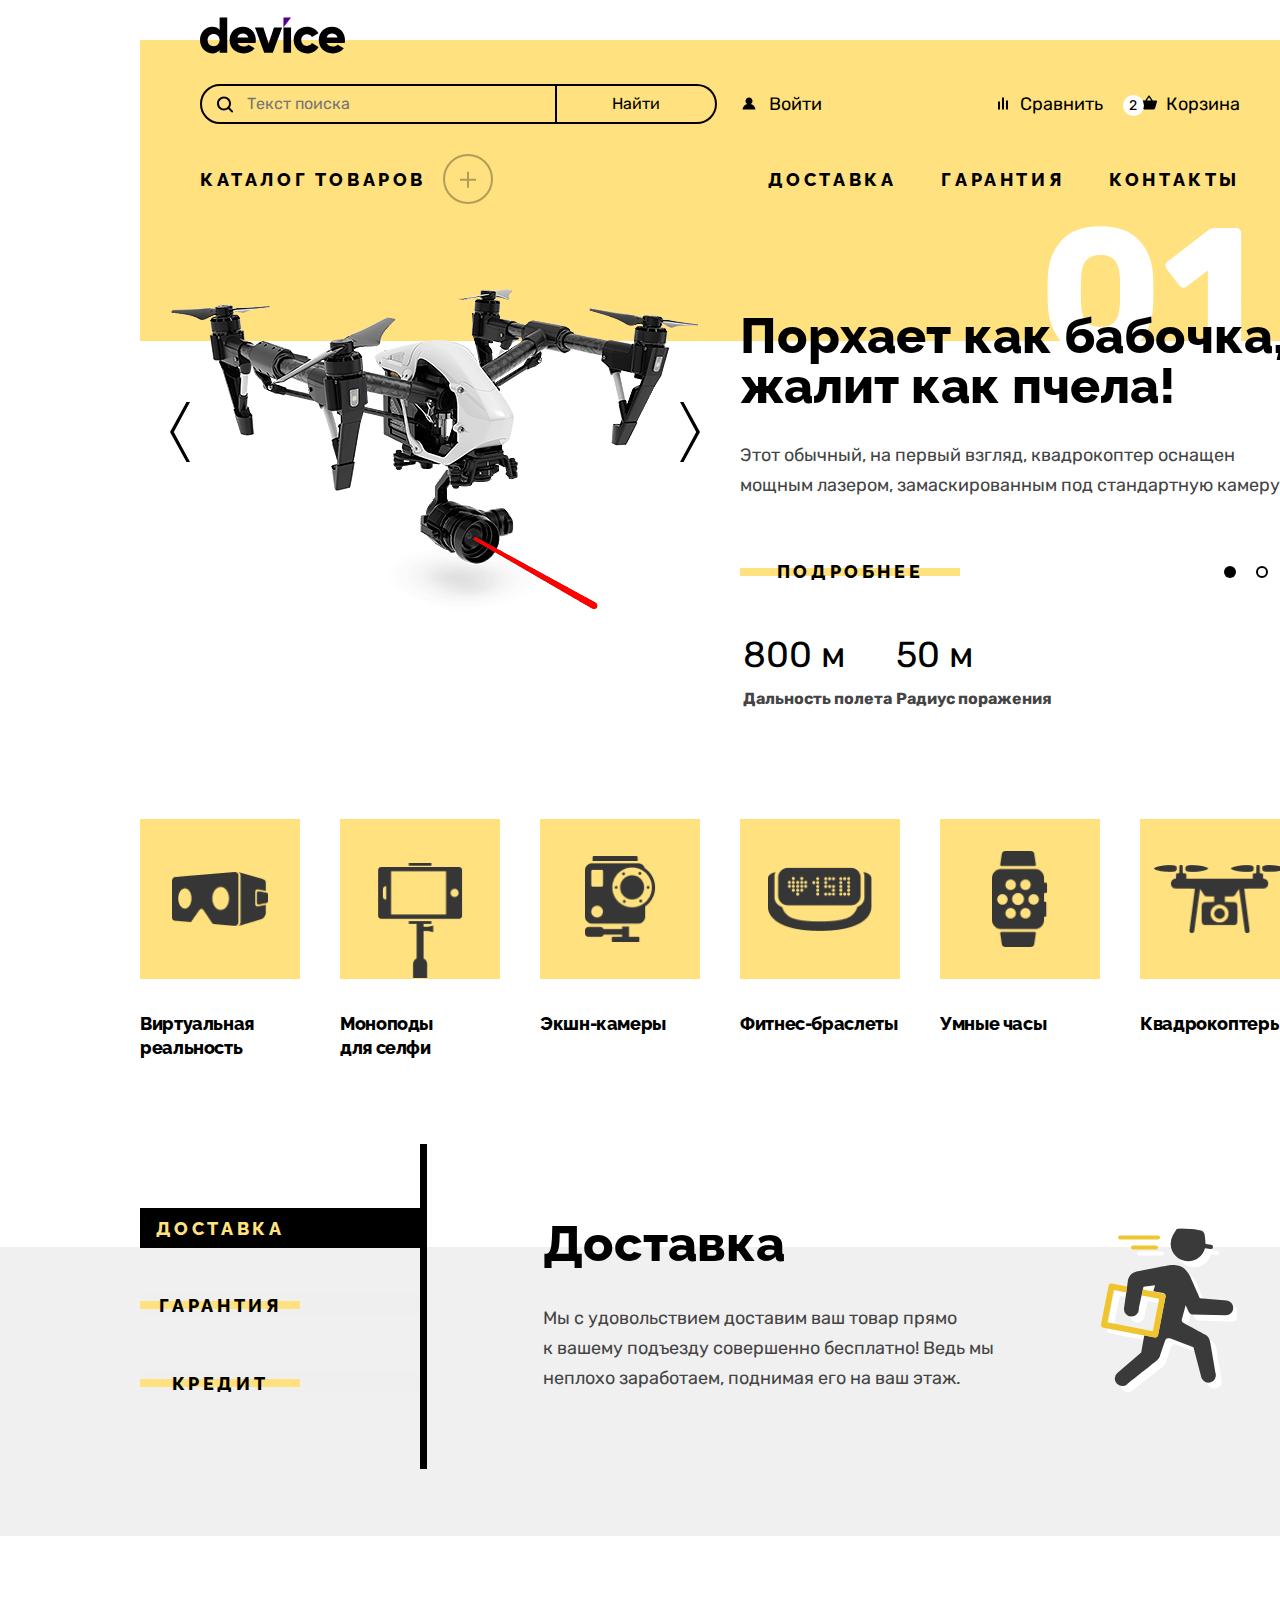
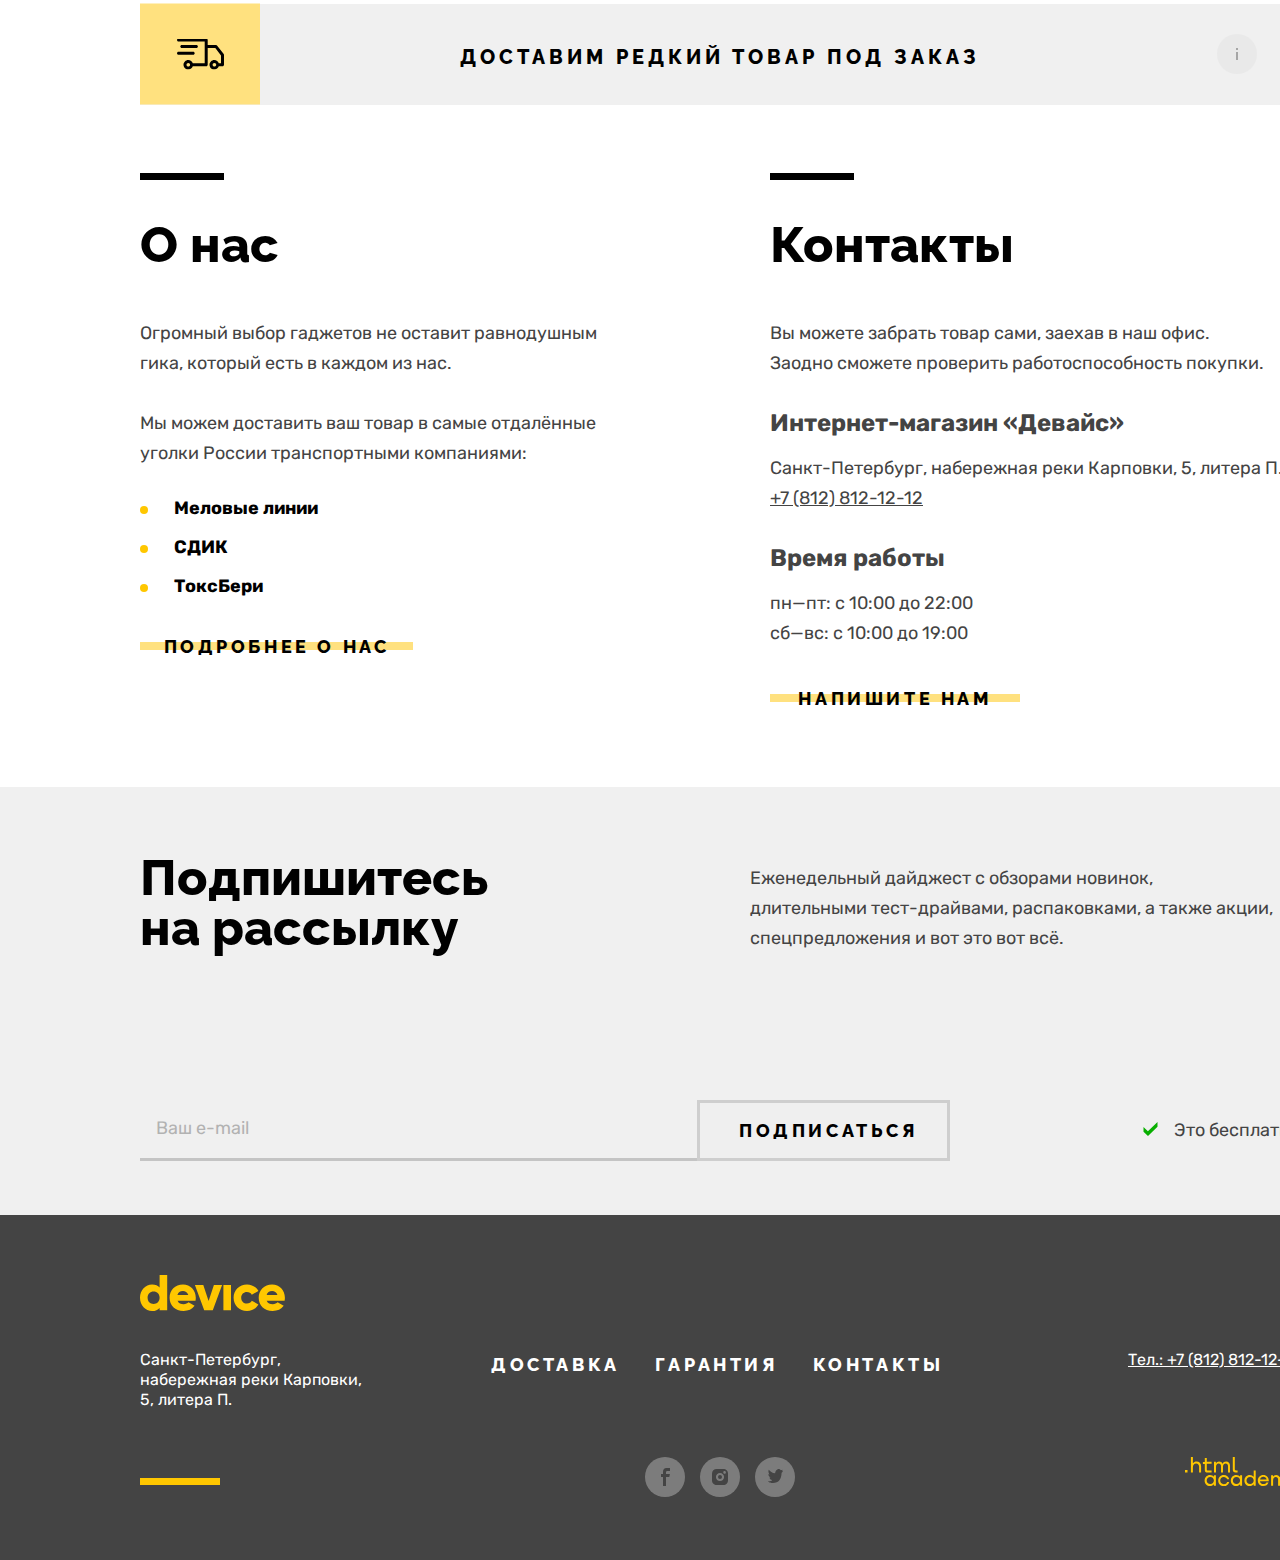
<file: index.html>
<!DOCTYPE html>
<html class="page" lang="ru">
  <head>
    <meta charset="utf-8">
    <title>HTML Academy: Девайс</title>
    <link rel="icon" href="favicon.ico">
    <link rel="icon" type="image/png" sizes="32x32" href="/img/favicon/favicon.png">
    <link rel="stylesheet" type="text/css" href="styles/normalize.css">
    <link rel="stylesheet" type="text/css" href="styles/style.css">
  </head>
  <body class="page-body">
    <div class="page-wrapper">
      <header class="header">
        <a class="header-logo" href="#nowhere" aria-label="device">
          <svg class="logo-img" role="img" aria-label="Логотип Девайс" width="145" height="37" fill="none" xmlns="http://www.w3.org/2000/svg">
            <path d="M27.219.389v35.3h-7.606v-2.4c-1.7 1.9-4.102 3.1-7.505 3.1-6.604 0-12.108-5.8-12.108-13.3 0-7.5 5.504-13.3 12.108-13.3 3.403 0 5.904 1.2 7.505 3.1V.389h7.606Zm-7.606 22.7c0-3.8-2.501-6.2-6.004-6.2-3.502 0-6.004 2.4-6.004 6.2 0 3.8 2.502 6.2 6.004 6.2 3.503-.1 6.004-2.4 6.004-6.2ZM43.73 29.589c2.101 0 3.803-.8 4.803-1.9l6.104 3.5c-2.501 3.4-6.204 5.2-11.007 5.2-8.606 0-14.01-5.8-14.01-13.3 0-7.5 5.404-13.3 13.41-13.3 7.404 0 12.808 5.7 12.808 13.3 0 1.1-.1 2.1-.3 3H37.626c1 2.6 3.302 3.5 6.104 3.5Zm4.603-9.1c-.8-2.9-3.102-4-5.404-4-2.902 0-4.803 1.4-5.504 4h10.908ZM82.156 10.489l-9.306 25.2h-8.606l-9.306-25.2h8.405l5.304 16 5.304-16h8.205ZM83.458 10.489h7.605v25.2h-7.605v-25.2ZM93.665 23.089c0-7.5 5.704-13.3 13.409-13.3 4.904 0 9.207 2.6 11.408 6.5l-6.604 3.8c-.901-1.8-2.702-2.8-4.904-2.8-3.302 0-5.704 2.4-5.704 5.8 0 3.5 2.402 5.8 5.704 5.8 2.202 0 4.103-1.1 4.904-2.8l6.604 3.8c-2.101 3.9-6.404 6.5-11.408 6.5-7.705 0-13.409-5.8-13.409-13.3ZM132.892 29.589c2.101 0 3.803-.8 4.803-1.9l6.104 3.5c-2.501 3.4-6.204 5.2-11.007 5.2-8.606 0-14.01-5.8-14.01-13.3 0-7.5 5.504-13.3 13.409-13.3 7.406 0 12.809 5.7 12.809 13.3 0 1.1-.1 2.1-.3 3h-17.912c1 2.6 3.302 3.5 6.104 3.5Zm4.703-9.1c-.8-2.9-3.102-4-5.404-4-2.902 0-4.803 1.4-5.503 4h10.907Z" fill="#000"/>
            <path d="M83.458.389v10.1l7.605-10.1h-7.605Z" fill="#510094"/>
          </svg>
        </a>
        <div class="header-center">
          <form class="header-search search" action="https://echo.htmlacademy.ru/courses" method="get">
            <label class="search-area">
              <span class="visually-hidden">Поиск</span>
              <input class="search-input" type="text" name="Search" placeholder="Текст поиска">
            </label>
            <button class="search-btn" type="submit"><span class="text-search-btn">Найти</span></button>
          </form>

          <a class="user user-link" href="login.html">Войти</a>

          <ul class="additional-nav">
            <li class="additional-nav-item">
              <a class="compare user-link" href="#nowhere">Сравнить</a>
            </li>
            <li class="additional-nav-item">
              <a class="cart user-link" href="#nowhere">
                <span class="cart-link-count">2</span>
                <span class="cart-link-text">Корзина</span>
              </a>
              <!-- Для вывода поповера сменить display:none на display:block -->
              <div class="popover-cart">
                <div class="popover-content">
                  <ul class="popover-list">
                    <li class="popover-item">
                      <div class="amateur-selfie-stick">
                        <a class="purchase" href="#nowhere">Любительская селфи-палка</a>
                      </div>
                    </li>
                    <li class="popover-item">
                      <div class="professional-selfie-stick">
                        <a class="purchase" href="#nowhere"> Профессиональная селфи-палка</a>
                      </div>
                    </li>
                  </ul>
                  <div class="summ">
                    <span class="summ-item">Товаров: 2</span>
                    <span class="summ-item">Сумма: 2000 ₽</span>
                  </div>
                  <a class="popover-button" href="#nohere"><span>Открыть корзину</span></a>
                </div>
              </div>

            </li>
          </ul>
        </div>
        <div class="header-bottom">
          <div class="main-nav">
            <a class="main-nav-btn" href="#nowhere"><span class="main-nav-btn-text">Каталог товаров</span></a>
            <nav class="main-nav-dropdown">
              <ul class="main-nav-list">
                <li class="main-nav-item">
                  <a class="main-nav-link" href="#nowhere">Виртуальная реальность</a>
                </li>
                <li class="main-nav-item">
                  <a class="main-nav-link" href="monopods.html">Моноподы для селфи</a>
                </li>
                <li class="main-nav-item">
                  <a class="main-nav-link" href="#nowhere">Экшн-камеры</a>
                </li>
              </ul>
              <ul class="main-nav-list">
                <li class="main-nav-item">
                  <a class="main-nav-link" href="#nowhere">Фитнес браслеты</a>
                </li>
                <li class="main-nav-item">
                  <a class="main-nav-link" href="#nowhere">Умные часы</a>
                </li>
              </ul>
              <ul class="main-nav-list">
                <li class="main-nav-item">
                  <a class="main-nav-link" href="#nowhere">Квадрокоптеры</a>
                </li>
              </ul>
            </nav>
          </div>
          <nav class="user-nav">
            <ul class="user-nav-list">
              <li class="user-nav-item">
                <a class="user-nav-link" href="#nowhere">Доставка</a>
              </li>
              <li class="user-nav-item">
                <a class="user-nav-link" href="#nowhere">Гарантия</a>
              </li>
              <li class="user-nav-item">
                <a class="user-nav-link" href="#nowhere">Контакты</a>
              </li>
            </ul>
          </nav>

        </div>
      </header>
    </div>

    <main class="page-main">
      <div class="page-wrapper">
        <section class="popular page-row">
          <h2 class="visually-hidden">Популярные товары</h2>
          <ul class="popular-list">
            <li class="popular-item popular-item-active">
              <article class="product">
                <h3 class="visually-hidden">Коптер</h3>
                <div class="product-img-slider">
                  <div class="product-arrows">
                    <button class="arrows-right arrows-btn arrows-btn-passive" type="button" aria-label="К предыдущему изображению"></button>
                    <button class="arrows-left arrows-btn" type="button" aria-label="К следующему изображению"></button>
                  </div>
                  <a class="product-img" href="#nowhere">
                    <img src="img/slider/slider-1.png" alt="Коптер." width="560" height="560">
                  </a>
                </div>
                <div class="product-main">
                  <p class="product-title title">Порхает как бабочка, жалит как пчела!</p>
                  <p class="product-description">Этот обычный, на первый взгляд, квадрокоптер оснащен мощным лазером, замаскированным под стандартную камеру.</p>
                  <div class="popular-buttons">
                    <a class="product-link btn" href="#nowhere">Подробнее</a>
                    <div class="popular-toggles">
                      <button class="toggle toggle-active" type="button" aria-label="Перевое изображение"></button>
                      <button class="toggle" type="button" aria-label="Второе изображение"></button>
                      <button class="toggle" type="button" aria-label="Третье изображение"></button>
                    </div>
                  </div>
                  <table class="product-table">
                    <tr class="product-table-tr">
                      <td class="table-td">800 м</td>
                      <td class="table-td">50 м</td>
                    </tr>
                    <tr class="product-table-tr">
                      <th class="table-th">Дальность полета</th>
                      <th class="table-th">Радиус поражения</th>
                    </tr>
                  </table>
                </div>
              </article>
            </li>
            <li class="popular-item">
              <article class="product">
                <h3 class="visually-hidden">Часы</h3>
                <div class="product-img-slider">
                  <div class="product-arrows">
                    <button class="arrows-right arrows-btn arrows-btn-passive" type="button" aria-label="К предыдущему изображению"></button>
                    <button class="arrows-left arrows-btn" type="button" aria-label="К следующему изображению"></button>
                  </div>
                  <a class="product-img" href="#nowhere">
                    <img src="img/slider/slider-2.png" width="560" height="560" alt="Часы.">
                  </a>
                </div>
                <div class="product-main">
                  <p class="product-title title">Худеем правильно!</p>
                  <p class="product-description">Мотивирующие фитнес-браслеты помогут найти в себе силы не пропускать занятия и соблюдать диету.</p>
                  <div class="popular-buttons">
                      <a class="product-link btn" href="#nowhere">Подробнее</a>
                      <div class="popular-toggles">
                        <button class="toggle toggle-active" type="button" aria-label="Перевое изображение"></button>
                        <button class="toggle" type="button" aria-label="Второе изображение"></button>
                        <button class="toggle" type="button" aria-label="Третье изображение"></button>
                      </div>
                    </div>
                  <table class="product-table">
                    <tr class="product-table-tr">
                      <td class="table-td">48 часов</td>
                    </tr>
                    <tr class="product-table-tr">
                      <th class="table-th">Без подзарядки</th>
                    </tr>
                  </table>
                </div>
              </article>
            </li>
            <li class="popular-item">
              <article class="product">
                <h3 class="visually-hidden">Селфи палки</h3>
                <div class="product-img-slider">
                  <div class="product-arrows">
                    <button class="arrows-right arrows-btn arrows-btn-passive" type="button" aria-label="К предыдущему изображению"></button>
                    <button class="arrows-left arrows-btn" type="button" aria-label="К следующему изображению"></button>
                  </div>
                  <a class="product-img" href="#nowhere">
                    <img src="img/slider/slider-3.png" width="560" height="560" alt="Селфи палки.">
                  </a>
                </div>
                <div class="product-main">
                  <p class="product-title title">Делай селфи, как Бен Стиллер!</p>
                  <p class="product-description">Самая длинная палка для селфи доступна в нашем магазине. Восемь (Восемь, Карл!) метров длиной и весом всего 5 кг.</p>
                  <div class="popular-buttons">
                    <a class="product-link btn" href="#nowhere">Подробнее</a>
                    <div class="popular-toggles">
                      <button class="toggle toggle-active" type="button" aria-label="Перевое изображение"></button>
                      <button class="toggle" type="button" aria-label="Второе изображение"></button>
                      <button class="toggle" type="button" aria-label="Третье изображение"></button>
                    </div>
                  </div>
                  <table class="product-table">
                    <tr class="product-table-tr">
                      <td class="table-td">8,5 м</td>
                      <td class="table-td">5 кг</td>
                      <td class="table-td">Карбон</td>
                    </tr>
                    <tr class="product-table-tr">
                      <th class="table-th">Длина палки</th>
                      <th class="table-th">Вес палки</th>
                      <th class="table-th">Материал</th>
                    </tr>
                  </table>
                </div>
              </article>
            </li>
          </ul>

        </section>

        <section class="catalog-goods">
          <h2 class="visually-hidden">Каталог товаров</h2>
          <ul class="catalog-list">
            <li class="catalog-list-product">
              <a class="catalog-link" href="#nowhere">
                <div class="catalog-image">
                  <img src="img/catalog/vr.png" width="96" height="54" alt="Очки виртуальной реальности.">
                </div>
                <h3>Виртуальная реальность</h3>
              </a>
            </li>
            <li class="catalog-list-product">
              <a class="catalog-link" href="monopods.html">
                <div class="catalog-image">
                  <img class="monopod-img" src="img/catalog/monopod.png" width="85" height="117" alt="Моноподы для селфи.">
                </div>
                <h3>Моноподы<br> для селфи</h3>
              </a>
            </li>
            <li class="catalog-list-product">
              <a class="catalog-link" href="#nowhere">
                <div class="catalog-image">
                  <img src="img/catalog/camera.png" width="71" height="87" alt="Экшн-камеры.">
                </div>
                <h3>Экшн-камеры</h3>
              </a>
            </li>
            <li class="catalog-list-product">
              <a class="catalog-link" href="#nowhere">
                <div class="catalog-image">
                  <img src="img/catalog/fitnes.png" width="107" height="64" alt="Фитнес-браслеты.">
                </div>
                <h3>Фитнес-браслеты</h3>
              </a>
            </li>
            <li class="catalog-list-product">
              <a class="catalog-link" href="#nowhere">
                <div class="catalog-image">
                  <img src="img/catalog/smart.png" width="56" height="97" alt="Умные часы.">
                </div>
                <h3>Умные часы</h3>
              </a>
            </li>
            <li class="catalog-list-product">
              <a class="catalog-link" href="#nowhere">
                <div class="catalog-image">
                  <img src="img/catalog/copter.png" width="132" height="69" alt="Квадрокоптеры.">
                </div>
                <h3>Квадрокоптеры</h3>
              </a>
            </li>
          </ul>
        </section>
      </div>

      <section class="services page-row">
        <h2 class="visually-hidden">Сервисы</h2>
      	<div class="page-wrapper">
          <div class="services-container">
      	    <div class="slider-services-btns">
              <button class="service-button service-button-active" type="button"><span class="service-button-text">Доставка</span></button>
              <button class="service-button" type="button"><span class="service-button-text">Гарантия</span></button>
              <button class="service-button" type="button"><span class="service-button-text">Кредит</span></button>
            </div>

            <ul class="service-list">
              <li class="service-item-active service-item deliver">
                <h2 class="title service-item-title">Доставка</h2>
                <p class="service-item-description">Мы с удовольствием доставим ваш товар прямо<br> к вашему подъезду совершенно бесплатно! Ведь мы неплохо заработаем, поднимая его на ваш этаж.</p>
              </li>
              <li class="service-item warranty">
                <h2 class="title service-item-title">Гарантия</h2>
                <p class="service-item-description">Если из-за возгорания купленного у нас товара у вас сгорит дом — не переживайте, мы выдадим вам новый. Товар, не дом, конечно же.</p>
              </li>
              <li class="service-item credit">
                <h2 class="title service-item-title">Кредит</h2>
                <p class="service-item-description">Залезть в долговую яму стало проще! Кредитные консультанты подберут для вас наиболее выгодные условия кредита. Выгодные для банка, разумеется.</p>
              </li>
            </ul>
          </div>
   		  </div>
      </section>

      <div class="page-wrapper page-row delivery">
        <a class="delivery-link" href="#nowhere">Доставим редкий товар под заказ</a>
      </div>

      <div class="page-wrapper page-row about-us">
        <section class="about-us-block about-us-block-left">
          <h2 class="about-us-padding title">О нас</h2>
          <p class="about-us-row">Огромный выбор гаджетов не оставит равнодушным гика, который есть в каждом из нас.</p>
          <p class="about-us-row">Мы можем доставить ваш товар в самые отдалённые уголки России транспортными компаниями:</p>


          <ul class="about-us-list">
            <li>Меловые линии</li>
            <li>СДИК</li>
            <li>ТоксБери</li>
          </ul>

          <a class="btn btn-about" href="#nowhere">Подробнее о нас</a>
        </section>

        <section class="about-us-block">
          <h2 class="about-us-padding title">Контакты</h2>
          <p class="about-us-row">Вы можете забрать товар сами, заехав в наш офис.<br> Заодно сможете проверить работоспособность покупки. </p>

          <div class="about-us-row">
            <h1 class="about-us-heading">Интернет-магазин «Девайс»</h1>
            <address class="about-us-addres">Санкт-Петербург, набережная реки Карповки, 5, литера П.</address>
            <a class="phone" href="tel:78128121212">+7 (812) 812-12-12</a>
          </div>

          <div class="about-us-time">
            <p class="about-us-heading">Время работы</p>
            <p>пн—пт: с 10:00 до 22:00</p>
            <p>сб—вс: с 10:00 до 19:00</p>
          </div>

          <a class="btn btn-feedback" href="#nowhere">Напишите нам</a>
        </section>
      </div>

      <section class="newsletter">
        <div class="page-wrapper newsletter-wrapper">
          <h2 class="visually-hidden">Подписаться на рассылку новостей</h2>
          <div class="newsletter-top">
            <b class="title newsletter-title">Подпишитесь на рассылку</b>
            <p class="newsletter-description">Еженедельный дайджест с обзорами новинок,<br> длительными тест-драйвами, распаковками, а также акции, спецпредложения и вот это вот всё.</p>
          </div>
          <div class="newsletter-bottom">
            <form class="newsletter-form" action="https://echo.htmlacademy.ru/courses" method="post">
              <label class="newsletter-area">
                <span class="visually-hidden">Ваш e-mail</span>
                <input class="newsletter-input" type="email" name="e-mail" placeholder="Ваш e-mail">
              </label>
              <button class="newsletter-btn" type="submit"><span class="newsletter-btn-text">Подписаться</span></button>
            </form>
            <p class="newsletter-free">Это бесплатно</p>
          </div>
        </div>
      </section>
    </main>

    <footer class="page-footer footer">
      <div class="page-wrapper footer-wrapper">
        <a class="footer-logo" href="#nowhere"><span class="visually-hidden">Логотип Девайс</span>
          <svg role="img" aria-label="Логотип Девайс" width="145" height="36" fill="none" xmlns="http://www.w3.org/2000/svg">
            <path d="M27.2 0v35.3h-7.6v-2.4c-1.7 1.9-4.1 3.1-7.5 3.1C5.5 36 0 30.2 0 22.7 0 15.2 5.5 9.4 12.1 9.4c3.4 0 5.9 1.2 7.5 3.1V0h7.6Zm-7.6 22.7c0-3.8-2.5-6.2-6-6.2s-6 2.4-6 6.2c0 3.8 2.5 6.2 6 6.2 3.5-.1 6-2.4 6-6.2ZM43.7 29.2c2.1 0 3.8-.8 4.8-1.9l6.1 3.5c-2.5 3.4-6.2 5.2-11 5.2-8.6 0-14-5.8-14-13.3C29.6 15.2 35 9.4 43 9.4c7.4 0 12.8 5.7 12.8 13.3 0 1.1-.1 2.1-.3 3H37.6c1 2.6 3.3 3.5 6.1 3.5Zm4.6-9.1c-.8-2.9-3.1-4-5.4-4-2.9 0-4.8 1.4-5.5 4h10.9ZM82.1 10.1l-9.3 25.2h-8.6l-9.3-25.2h8.4l5.3 16 5.3-16h8.2ZM83.4 10.1H91v25.2h-7.6V10.1ZM93.6 22.7c0-7.5 5.7-13.3 13.4-13.3 4.9 0 9.2 2.6 11.4 6.5l-6.6 3.8c-.9-1.8-2.7-2.8-4.9-2.8-3.3 0-5.7 2.4-5.7 5.8 0 3.5 2.4 5.8 5.7 5.8 2.2 0 4.1-1.1 4.9-2.8l6.6 3.8C116.3 33.4 112 36 107 36c-7.7 0-13.4-5.8-13.4-13.3ZM132.8 29.2c2.1 0 3.8-.8 4.8-1.9l6.1 3.5c-2.5 3.4-6.2 5.2-11 5.2-8.6 0-14-5.8-14-13.3 0-7.5 5.5-13.3 13.4-13.3 7.4 0 12.8 5.7 12.8 13.3 0 1.1-.1 2.1-.3 3h-17.9c1 2.6 3.3 3.5 6.1 3.5Zm4.7-9.1c-.8-2.9-3.1-4-5.4-4-2.9 0-4.8 1.4-5.5 4h10.9Z" fill="#FFC700"/>
          </svg>
        </a>

        <div class="footer-center">
          <address class="footer-addres">Санкт-Петербург, набережная реки Карповки, 5, литера П.</address>
          <ul class="footer-nav">
            <li class="footer-nav-item">
              <a class="footer-nav-link" href="#nowhere">Доставка</a>
            </li>
            <li class="footer-nav-item">
              <a class="footer-nav-link" href="#nowhere">Гарантия</a>
            </li>
            <li class="footer-nav-item">
              <a class="footer-nav-link" href="#nowhere">Контакты</a>
            </li>
          </ul>
          <a class="footer-phone" href="tel:78128121212">Тел.: +7 (812) 812-12-12</a>
        </div>

        <div class="footer-bottom">
          <ul class="footer-social social">
            <li class="social-item">
              <a class="social-link" href="https://www.facebook.com/htmlacademy">
                <svg class="social-img" role="img" aria-label="Фейсбук" width="9" height="18" fill="none" xmlns="http://www.w3.org/2000/svg">
                  <path d="M6.5 3H9V0H5.6C2.8 0 2 1.7 2 4.2V6H0v3h2v9h3V9h3.3l.6-3H5V4.5C5 3.7 5.3 3 6.5 3Z" fill="#444"/>
                </svg>
              </a>
            </li>
            <li class="social-item">
              <a class="social-link" href="https://www.instagram.com/htmlacademy">
                <svg class="social-img" role="img" aria-label="Инстаграм" width="16" height="16" fill="none" xmlns="http://www.w3.org/2000/svg">
                  <path d="M8 10a2 2 0 1 0 0-4 2 2 0 0 0 0 4Z" fill="#444"/>
                  <path d="M14.7 1.3c-.9-.9-2-1.3-3.4-1.3H4.7C1.9 0 0 1.9 0 4.7v6.6c0 1.4.4 2.6 1.4 3.4.9.9 2 1.3 3.3 1.3h6.6c1.4 0 2.6-.4 3.4-1.3.8-.9 1.3-2 1.3-3.4V4.7c0-1.4-.4-2.6-1.3-3.4ZM8 12.1c-2.2 0-4.1-1.8-4.1-4.1S5.8 3.9 8 3.9c2.2 0 4.1 1.8 4.1 4.1s-1.9 4.1-4.1 4.1Zm4.6-7.4c-.7 0-1.3-.5-1.3-1.3s.5-1.3 1.3-1.3c.7 0 1.3.6 1.3 1.3 0 .7-.6 1.3-1.3 1.3Z" fill="#444"/>
                </svg>
              </a>
            </li>
            <li class="social-item" >
              <a class="social-link" href="https://twitter.com/htmlacademy_ru">
                <svg class="social-img" role="img" aria-label="Твиттер" width="15" height="15" fill="none" xmlns="http://www.w3.org/2000/svg">
                  <path d="M9.7.155c1.5-.5 2.6.3 3.2 1.1.5-.2 1.1-.4 1.7-.6 0 .8-.5 1.4-.8 1.6.7.2 1.2-.4 1.2-.4-.1.9-.9 1.7-1.4 1.9-.2 6.3-2.8 10.4-8.9 10.3h-.4c-.3 0-3.7-.4-4.3-1.8 2 .2 3.4-.4 4.1-1.1-.8-.3-2.4-.4-2.6-2.8.3.2.5.3 1.1.2-1.1-.8-2.3-1.5-2.2-3.5.3.3.9.5 1.2.4-.6-.2-1.8-3.1-.8-4.6 1.6 1.7 3.3 3.4 6.3 3.5.2-2.1 1-3.5 2.6-4.2Z" fill="#444"/>
                </svg>
              </a>
            </li>
          </ul>
          <a class="footer-developer" href="https://htmlacademy.ru/">
            <svg class="social-img-developer" role="img" aria-label="Хтмл академия" width="115" height="33" fill="none" xmlns="http://www.w3.org/2000/svg">
              <path d="M0 12.9v2.6h2.5v-2.6H0ZM11.6 4.5c-1.6 0-2.8.7-3.6 1.7h-.1V0h-2v15.5h2v-5.3c0-2.1 1.3-3.6 3.3-3.6 1.8 0 2.9 1.4 2.9 3.2v5.7h2V9.4c.1-3-1.8-4.9-4.5-4.9ZM26.6 4.8h-4.8V1.1h-2v3.8h-1.9v2h1.9v6c0 1.7 1 2.7 2.7 2.7h4.1v-2h-3.7c-.7 0-1.1-.4-1.1-1.1V6.8h4.8v-2ZM41.1 4.6c-1.6 0-2.9.8-3.5 2.1h-.1c-.6-1.2-1.8-2.1-3.4-2.1-1.4 0-2.5.8-3.1 1.8h-.1V4.8H29v10.6h2V10c0-2 1-3.5 2.6-3.5 1.5 0 2.4 1 2.4 2.6v6.3h2V9.8c0-2.4 1.4-3.3 2.6-3.3 1.5 0 2.4 1 2.4 2.6v6.3h2V8.9c.1-2.5-1.4-4.3-3.9-4.3ZM47.8 12.7c0 1.7 1 2.7 2.8 2.7h2v-2h-1.7c-.7 0-1.1-.4-1.1-1.1V0h-2v12.7ZM28.9 19.7c-.9-1.1-2.2-1.8-3.9-1.8-3.1 0-5.4 2.3-5.4 5.6s2.3 5.6 5.4 5.6c1.8 0 3-.8 3.8-1.9h.1v1.6h2V18.2h-2v1.5Zm-3.6 7.4c-2.2 0-3.6-1.6-3.6-3.6s1.4-3.6 3.6-3.6 3.6 1.6 3.6 3.6c0 1.9-1.4 3.6-3.6 3.6ZM44.2 22c-.5-2.4-2.6-4.1-5.4-4.1-3.4 0-5.6 2.5-5.6 5.6 0 3.1 2.2 5.6 5.6 5.6 2.8 0 4.9-1.8 5.4-4.2h-2.1c-.4 1.3-1.7 2.3-3.3 2.3-2.2 0-3.6-1.6-3.6-3.6s1.4-3.6 3.6-3.6c1.6 0 2.8 1 3.3 2.2h2.1V22ZM55.1 19.7c-.9-1.1-2.2-1.8-3.9-1.8-3.1 0-5.4 2.3-5.4 5.6s2.3 5.6 5.4 5.6c1.8 0 3-.8 3.8-1.9h.1v1.6h2V18.2h-2v1.5Zm-3.6 7.4c-2.2 0-3.6-1.6-3.6-3.6s1.4-3.6 3.6-3.6 3.6 1.6 3.6 3.6c0 1.9-1.5 3.6-3.6 3.6ZM68.7 19.8c-.9-1.1-2.2-1.9-3.9-1.9-3.1 0-5.4 2.3-5.4 5.6s2.2 5.6 5.4 5.6c1.7 0 3-.8 3.8-1.8h.1v1.5h2V13.4h-2v6.4Zm-3.6 7.3c-2.2 0-3.6-1.6-3.6-3.6s1.4-3.6 3.6-3.6 3.6 1.6 3.6 3.6c-.1 2-1.5 3.6-3.6 3.6ZM78.3 17.9c-3.3 0-5.5 2.5-5.5 5.6 0 3 2.1 5.6 5.5 5.6 2.5 0 4.5-1.3 5.2-3.6h-2.1c-.5 1-1.6 1.6-3 1.6-1.9 0-3.3-1.3-3.4-2.9h8.8c.2-3.6-2-6.3-5.5-6.3Zm0 1.9c1.7 0 3 1 3.3 2.6h-6.5c.3-1.5 1.5-2.6 3.2-2.6ZM98.2 17.9c-1.6 0-2.9.8-3.6 2h-.1c-.6-1.2-1.8-2-3.4-2-1.4 0-2.5.7-3.1 1.8v-1.5h-1.9v10.6h2v-5.4c0-2 1-3.4 2.6-3.5 1.5 0 2.4 1 2.4 2.6v6.3h2v-5.6c0-2.4 1.4-3.3 2.6-3.3 1.5 0 2.4 1 2.4 2.6v6.3h2v-6.5c.1-2.6-1.4-4.4-3.9-4.4ZM109.4 27l-3.6-8.9h-2.2l4.8 11.6c-.3.9-.7 1.2-1.7 1.2h-2.5v2h2.5c1.8 0 2.8-.8 3.5-2.6l4.7-12.2h-2.1l-3.4 8.9Z" fill="#FFC700"/>
            </svg>
          </a>
        </div>
      </div>
    </footer>
    <!-- Для вывода модального окна position:fixed -->
    <div class="modal-container">
      <!-- Для вывода модального окна display:block -->
      <div class="modal">
        <button class="modal-close-button" type="button">
          <span class="visually-hidden">Закрыть</span>
        </button>
        <section class="modal-content">
          <h2 class="modal-title">Доставка под заказ</h2>
          <form class="delivery-form" action="https://echo.htmlacademy.ru/" method="post">

            <p class="field-group">
              <label class="name">Ваше имя
              <input class="input-name field" type="text" name="login" placeholder="Введите имя" required>
              <span class="input-text">Добавьте имя</span>
              <!-- Для вывода сообщения display:block -->
              <span class="enter-name">Заполните это поле</span>
              </label>
            </p>

            <p class="field-group">
              <label class="name">Ваш e-mail
                <!-- Для реализации состояния ошибки добавить класс .error -->
                <input class="input-email field" type="email" name="email" placeholder="e-mail" required>
                <span class="input-text text-valid">Забавный у вас адес </span>
              </label>
            </p>

            <p class="field-group">
              <label class="name">Что нужно привезти:
                <input class="input-description field" type="text" name="description" placeholder="В свободной форме" required>
              </label>
            </p>
            <fieldset class="value-list">
              <legend class="value">Количество</legend>
                <!-- Для вывода поповера сменить display:none на display:block -->
                <div class="popover-modal">
                  <div class="popover-modal-content">
                    <p>Постараемся найти, сколько нужно. Привезём сколько получится по требованиям к провозу багажа.</p>
                  </div>
                </div>

              <div class="value-container">
                <button type="button" class="minus value-btn" aria-label="Меньше"></button>
                <input type="text" class="total" name="total" value="1">
                <button type="button" class="plus value-btn" aria-label="Больше"></button>
              </div>
            </fieldset>
            <button type="submit" class="btn form-btn">Отправить </button>
          </form>
        </section>
      </div>
    </div>
  </body>
</html>
</file>
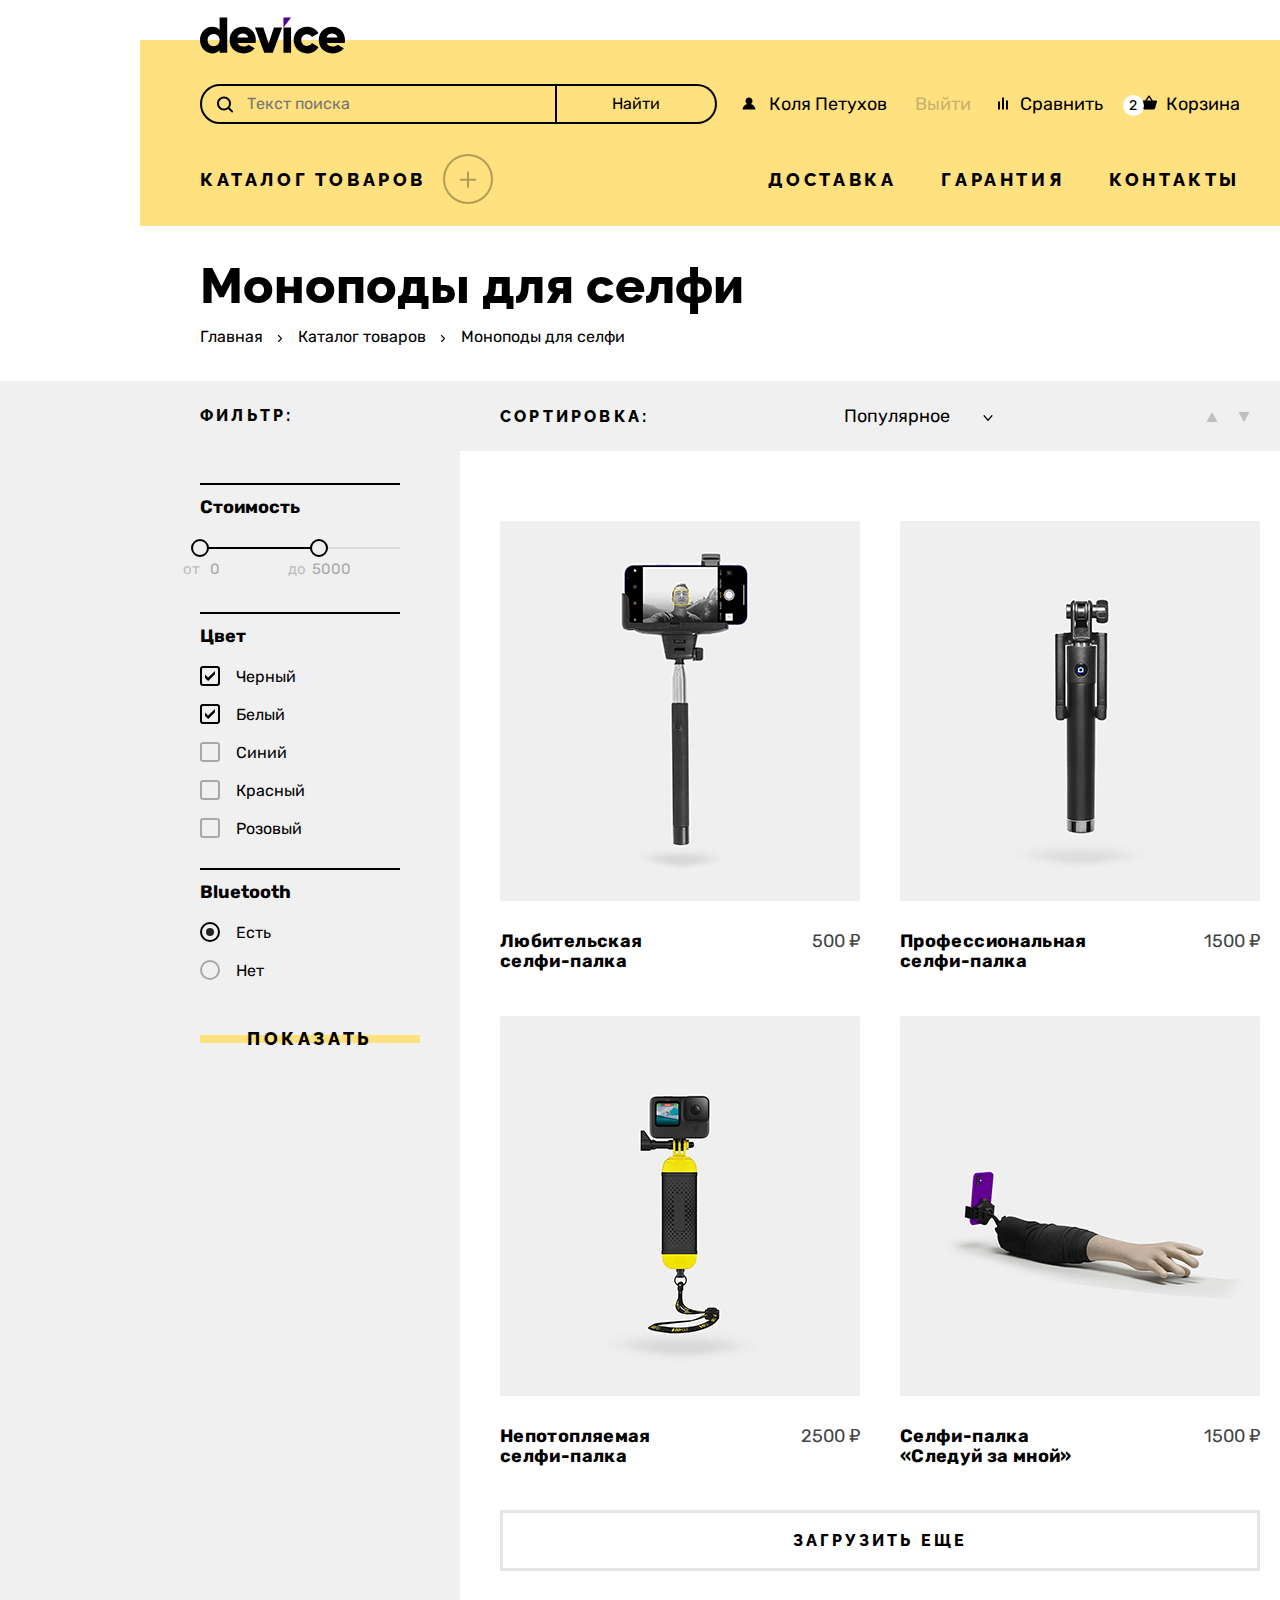
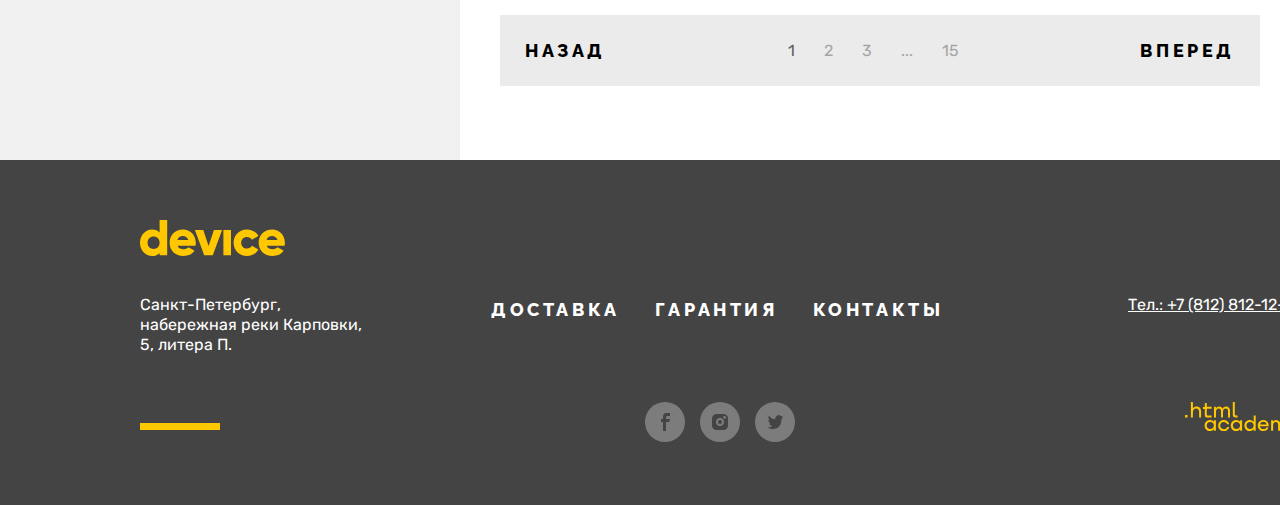
<file: monopods.html>
<!DOCTYPE html>
<html class="page" lang="ru">
<head>
  <meta charset="utf-8">
  <link rel="icon" href="favicon.ico">
  <link rel="icon" type="image/png" sizes="32x32" href="/img/favicon/favicon.png">
  <meta name="viewport" content="width=device-width, initial-scale=1">
  <title>Device catalog</title>
  <link rel="stylesheet" type="text/css" href="styles/normalize.css">
  <link rel="stylesheet" type="text/css" href="styles/style.css">
</head>
<body class="page-body">
  <div class="page-wrapper">
    <header class="header">
      <a class="header-logo" href="index.html" aria-label="device"><span class="visually-hidden">На главную</span>
        <svg role="img" aria-label="Логотип Девайс" width="145" height="37" fill="none" xmlns="http://www.w3.org/2000/svg">
          <path d="M27.219.389v35.3h-7.606v-2.4c-1.7 1.9-4.102 3.1-7.505 3.1-6.604 0-12.108-5.8-12.108-13.3 0-7.5 5.504-13.3 12.108-13.3 3.403 0 5.904 1.2 7.505 3.1V.389h7.606Zm-7.606 22.7c0-3.8-2.501-6.2-6.004-6.2-3.502 0-6.004 2.4-6.004 6.2 0 3.8 2.502 6.2 6.004 6.2 3.503-.1 6.004-2.4 6.004-6.2ZM43.73 29.589c2.101 0 3.803-.8 4.803-1.9l6.104 3.5c-2.501 3.4-6.204 5.2-11.007 5.2-8.606 0-14.01-5.8-14.01-13.3 0-7.5 5.404-13.3 13.41-13.3 7.404 0 12.808 5.7 12.808 13.3 0 1.1-.1 2.1-.3 3H37.626c1 2.6 3.302 3.5 6.104 3.5Zm4.603-9.1c-.8-2.9-3.102-4-5.404-4-2.902 0-4.803 1.4-5.504 4h10.908ZM82.156 10.489l-9.306 25.2h-8.606l-9.306-25.2h8.405l5.304 16 5.304-16h8.205ZM83.458 10.489h7.605v25.2h-7.605v-25.2ZM93.665 23.089c0-7.5 5.704-13.3 13.409-13.3 4.904 0 9.207 2.6 11.408 6.5l-6.604 3.8c-.901-1.8-2.702-2.8-4.904-2.8-3.302 0-5.704 2.4-5.704 5.8 0 3.5 2.402 5.8 5.704 5.8 2.202 0 4.103-1.1 4.904-2.8l6.604 3.8c-2.101 3.9-6.404 6.5-11.408 6.5-7.705 0-13.409-5.8-13.409-13.3ZM132.892 29.589c2.101 0 3.803-.8 4.803-1.9l6.104 3.5c-2.501 3.4-6.204 5.2-11.007 5.2-8.606 0-14.01-5.8-14.01-13.3 0-7.5 5.504-13.3 13.409-13.3 7.406 0 12.809 5.7 12.809 13.3 0 1.1-.1 2.1-.3 3h-17.912c1 2.6 3.302 3.5 6.104 3.5Zm4.703-9.1c-.8-2.9-3.102-4-5.404-4-2.902 0-4.803 1.4-5.503 4h10.907Z" fill="#000"/>
          <path d="M83.458.389v10.1l7.605-10.1h-7.605Z" fill="#510094"/>
        </svg>
      </a>
      <div class="header-center">
        <form class="header-search search" action="https://echo.htmlacademy.ru/courses" method="get">
          <label class="search-area">
            <span class="visually-hidden">Поиск</span>
            <input class="search-input" type="text" name="Search" placeholder="Текст поиска">
          </label>
          <button class="search-btn" type="submit"><span class="text-search-btn">Найти</span></button>
        </form>

        <div class="header-user">
          <a class="user-link user" href="#nowhere">Коля Петухов</a>
          <button class="user-btn" type="button">Выйти</button>
        </div>

        <ul class="header-addition-nav additional-nav">
          <li class="additional-nav-item">
            <a class="compare user-link" href="#nowhere">Сравнить</a>
          </li>
          <li class="additional-nav-item">
            <a class="cart-link user-link" href="#nowhere">
              <span class="cart-link-count">2</span>
              <span class="cart-link-text">Корзина</span>
            </a>
          </li>
        </ul>
      </div>
      <div class="header-bottom">
        <div class="main-nav">
          <a class="main-nav-btn" href="#nowhere"><span class="main-nav-btn-text">Каталог товаров</span></a>
          <nav class="main-nav-dropdown">
            <ul class="main-nav-list">
              <li class="main-nav-item">
                <a class="main-nav-link" href="#nowhere">Виртуальная реальность</a>
              </li>
              <li class="main-nav-item">
                <a class="main-nav-link" href="monopods.html">Моноподы для селфи</a>
              </li>
              <li class="main-nav-item">
                <a class="main-nav-link" href="#nowhere">Экшн-камеры</a>
              </li>
            </ul>
            <ul class="main-nav-list">
              <li class="main-nav-item">
                <a class="main-nav-link" href="#nowhere">Фитнес браслеты</a>
              </li>
              <li class="main-nav-item">
                <a class="main-nav-link" href="#nowhere">Умные часы</a>
              </li>
            </ul>
            <ul class="main-nav-list">
              <li class="main-nav-item">
                <a class="main-nav-link" href="#nowhere">Квадрокоптеры</a>
              </li>
            </ul>
          </nav>
        </div>
        <nav class="user-nav">
          <ul class="user-nav-list">
            <li class="user-nav-item">
              <a class="user-nav-link" href="#nowhere">Доставка</a>
            </li>
            <li class="user-nav-item">
              <a class="user-nav-link" href="#nowhere">Гарантия</a>
            </li>
            <li class="user-nav-item">
              <a class="user-nav-link" href="#nowhere">Контакты</a>
            </li>
          </ul>
        </nav>
      </div>
    </header>
  </div>

  <main class="page-main catalog">
    <div class="catalog-header">
      <div class="page-wrapper">
        <h1 class="catalog-title">Моноподы для селфи</h1>
        <ul class="catalog-breadcrumbs breadcrumbs">
          <li class="breadcrumbs-item">
            <a class="breadcrumbs-link" href="index.html">Главная</a>
          </li>
          <li class="breadcrumbs-item">
            <a class="breadcrumbs-link" href="#nowhere">Каталог товаров</a>
          </li>
          <li class="breadcrumbs-item">
            <p class="breadcrumbs-link">Моноподы для селфи</p>
          </li>
        </ul>
      </div>
    </div>

    <div class="page-wrapper catalog-wrapper">
      <aside class="catalog-filter filter">
          <p class="filter-heading">Фильтр:</p>
          <form action="https://echo.htmlacademy.ru/courses" method="get">
            <fieldset class="filter-block">
              <legend class="filter-block-title cost">Стоимость</legend>
                <div class="range">
                  <div class="range-scale">
                    <div class="range-bar"  style="left: 0; width: 119px;">
                      <button type="button" class="range-toggle toggle-min" aria-label="Минимальное значение">

                      </button>
                      <button type="button" class="range-toggle toggle-max" aria-label="Максимальное значение">

                      </button>
                    </div>
                  </div>
                  <div class="range-wrapper-inputs">
                    <label class="filter-block-label label-min">от
                      <input class="filter-block-input" type="number" value="0" name="min-price">
                    </label>
                    <label class="filter-block-label label-max">до
                      <input class="filter-block-input input-max" type="number" value="5000" name="max-price">
                    </label>
                  </div>
                </div>
            </fieldset>
            <fieldset class="filter-block">
              <legend class="filter-block-title">Цвет</legend>
              <ul class="filter-block-element filter-list">
                <li class="filter-item">
                  <label class="choice">
                    <input class="visually-hidden choice-input" type="checkbox" name="Black" value="Черный" checked>
                    <span class="choice-mark"></span>
                    <span class="choice-label">Черный</span>
                  </label>
                </li>
                <li class="filter-item">
                  <label class="choice">
                    <input class="visually-hidden choice-input" type="checkbox" name="White" value="Белый" checked>
                    <span class="choice-mark"></span>
                    <span class="choice-label">Белый</span>
                  </label>
                </li>
                <li class="filter-item">
                  <label class="choice">
                    <input class="visually-hidden choice-input" type="checkbox" name="Blue" value="Синий">
                    <span class="choice-mark"></span>
                    <span class="choice-label">Синий</span>
                  </label>
                </li>
                <li class="filter-item">
                  <label class="choice">
                    <input class="visually-hidden choice-input" type="checkbox" name="Red" value="Красный">
                    <span class="choice-mark"></span>
                    <span class="choice-label">Красный</span>
                  </label>
                </li>
                <li class="product-filter-item">
                  <label class="choice">
                    <input class="visually-hidden choice-input" type="checkbox" name="Pink" value="Розовый">
                    <span class="choice-mark"></span>
                    <span class="choice-label">Розовый</span>
                  </label>
                </li>
              </ul>
            </fieldset>
            <fieldset class="filter-block">
              <legend class="filter-block-title">Bluetooth</legend>
              <ul class="filter-block-element">
                <li class="filter-item">
                  <label class="choice">
                    <input class="visually-hidden choice-input" type="radio" name="Bluetooth" value="Есть" checked>
                    <span class="choice-mark"></span>
                    <span class="choice-label">Есть</span>
                  </label>
                </li>
                <li class="filter-item">
                  <label class="choice">
                    <input class="visually-hidden choice-input" type="radio" name="Bluetooth" value="Нет">
                    <span class="choice-mark"></span>
                    <span class="choice-label">Нет</span>
                  </label>
                </li>
              </ul>
            </fieldset>
            <button class="porduct-btn btn" type="submit">Показать</button>
          </form>
      </aside>
      <div class="catalog-main">
        <div class="catalog-sort sorting">
          <p class="sorting-title">Сортировка:</p>
          <div class="sorting-select select">
            <span class="visually-hidden">Сортировка</span>
            <a class="select-active-link select-active-link-passive" href="#popular">Популярное</a>
          </div>
          <ul class="sorting-list">
            <li class="sorting-item">
              <a class="sorting-link" href="#nowhere" aria-label="Вверx">
                <svg role="img" aria-label="Вверх" width="12" height="10" fill="none" xmlns="http://www.w3.org/2000/svg">
                  <path d="m6 0 5.5 10H.5" fill="#000"/>
                </svg>
              </a>
            </li>
            <li class="sorting-item">
              <a class="sorting-link" href="#nowhere" aria-label="Вниз">
                <svg role="img" aria-label="Вниз" width="12" height="10" fill="none" xmlns="http://www.w3.org/2000/svg">
                  <path d="M6 10 .5 0h11" fill="#000"/>
                </svg>
              </a>
            </li>
          </ul>
        </div>
        <div class="selected">
          <h2 class="visually-hidden">Выбранные товары</h2>
          <ul class="selected-list">
            <li class="selected-item">
                <!-- Для обозначения нового продукта надо добавить класс  shipment-new -->
              <a class="shipment shipment-new" href="#nowhere">
                <p class="shipment-more">Подробнее</p>
                <div class="shipment-container">
                  <div class="shipment-img">
                    <img src="img/product/product-1.png" width="360" height="380" alt="Любительская селфи палка.">
                  </div>
                  <div class="shipment-main">
                    <h3 class="shipment-title">Любительская<br> селфи-палка</h3>
                    <p class="shipment-description">500 ₽</p>
                  </div>
                </div>
              </a>
            </li>
            <li class="selected-item">
              <a class="shipment" href="#nowhere">
                <p class="shipment-more">Подробнее</p>
                <div class="shipment-container">
                  <div class="shipment-img">
                    <img src="img/product/product-2.png" width="360" height="380" alt="Профессиональная селфи палка.">
                  </div>
                  <div class="shipment-main">
                    <h3 class="shipment-title">Профессиональная селфи-палка</h3>
                    <p class="shipment-description">1500 ₽</p>
                  </div>
                </div>
              </a>
            </li>
            <li class="selected-item">
              <a class="shipment" href="#nowhere">
                <p class="shipment-more">Подробнее</p>
                <div class="shipment-container">
                  <div class="shipment-img">
                    <img src="img/product/product-3.png" width="360" height="380" alt="Непотопляемая селфи палка.">
                  </div>
                  <div class="shipment-main">
                    <h3 class="shipment-title">Непотопляемая селфи-палка</h3>
                    <p class="shipment-description">2500 ₽</p>
                  </div>
                </div>
              </a>
            </li>
            <li class="selected-item">
              <a class="shipment" href="#nowhere">
                <p class="shipment-more">Подробнее</p>
                <div class="shipment-container">
                  <div class="shipment-img">
                    <img src="img/product/product-4.png" width="360" height="380" alt="Селфи палка Следуй за мной.">
                  </div>
                  <div class="shipment-main">
                    <h3 class="shipment-title">Селфи-палка «Следуй за мной»</h3>
                    <p class="shipment-description">1500 ₽</p>
                  </div>
                </div>
              </a>
            </li>
          </ul>
          <button class="catalog-more catalog-more-passive" type="button">Загрузить еще</button>
          <div class="catalog-pagination pagination">

                <a class="pagination-btn pagination-item-btn" href="#back"><span>Назад</span></a>

                <ul class="pagination-number">
                  <li class="pagination-item">
                    <a class="pagination-link pagination-link-current" href="#1" aria-label="страница 1">1</a>
                  </li>
                  <li class="pagination-item">
                    <a class="pagination-link" href="#2" aria-label="страница 2">2</a>
                  </li>
                  <li class="pagination-item">
                    <a class="pagination-link" href="#3" aria-label="Страница 3">3</a>
                  </li>
                  <li class="pagination-item">
                    <a class="pagination-link" href="#more" aria-label="Диапазон страниц">...</a>
                  </li>
                  <li class="pagination-item">
                    <a class="pagination-link" href="#15" aria-label="страница 15">15</a>
                  </li>

                </ul>

                <a class="pagination-btn pagination-item-btn" href="#nowhere"><span>Вперед</span></a>

            </div>
        </div>
      </div>
    </div>

  </main>
  <footer class="page-footer footer">
    <div class="page-wrapper footer-wrapper">
      <a class="footer-logo" href="index.html">
      <svg role="img" aria-label="Логотип Девайс" width="145" height="36" fill="none" xmlns="http://www.w3.org/2000/svg">
        <path d="M27.2 0v35.3h-7.6v-2.4c-1.7 1.9-4.1 3.1-7.5 3.1C5.5 36 0 30.2 0 22.7 0 15.2 5.5 9.4 12.1 9.4c3.4 0 5.9 1.2 7.5 3.1V0h7.6Zm-7.6 22.7c0-3.8-2.5-6.2-6-6.2s-6 2.4-6 6.2c0 3.8 2.5 6.2 6 6.2 3.5-.1 6-2.4 6-6.2ZM43.7 29.2c2.1 0 3.8-.8 4.8-1.9l6.1 3.5c-2.5 3.4-6.2 5.2-11 5.2-8.6 0-14-5.8-14-13.3C29.6 15.2 35 9.4 43 9.4c7.4 0 12.8 5.7 12.8 13.3 0 1.1-.1 2.1-.3 3H37.6c1 2.6 3.3 3.5 6.1 3.5Zm4.6-9.1c-.8-2.9-3.1-4-5.4-4-2.9 0-4.8 1.4-5.5 4h10.9ZM82.1 10.1l-9.3 25.2h-8.6l-9.3-25.2h8.4l5.3 16 5.3-16h8.2ZM83.4 10.1H91v25.2h-7.6V10.1ZM93.6 22.7c0-7.5 5.7-13.3 13.4-13.3 4.9 0 9.2 2.6 11.4 6.5l-6.6 3.8c-.9-1.8-2.7-2.8-4.9-2.8-3.3 0-5.7 2.4-5.7 5.8 0 3.5 2.4 5.8 5.7 5.8 2.2 0 4.1-1.1 4.9-2.8l6.6 3.8C116.3 33.4 112 36 107 36c-7.7 0-13.4-5.8-13.4-13.3ZM132.8 29.2c2.1 0 3.8-.8 4.8-1.9l6.1 3.5c-2.5 3.4-6.2 5.2-11 5.2-8.6 0-14-5.8-14-13.3 0-7.5 5.5-13.3 13.4-13.3 7.4 0 12.8 5.7 12.8 13.3 0 1.1-.1 2.1-.3 3h-17.9c1 2.6 3.3 3.5 6.1 3.5Zm4.7-9.1c-.8-2.9-3.1-4-5.4-4-2.9 0-4.8 1.4-5.5 4h10.9Z" fill="#FFC700"/>
      </svg>
      </a>
      <div class="footer-center">
      <address class="footer-addres">Санкт-Петербург, набережная реки Карповки, 5, литера П.</address>
      <ul class="footer-nav">
        <li class="footer-nav-item">
          <a class="footer-nav-link" href="#nowhere">Доставка</a>
        </li>
        <li class="footer-nav-item">
          <a class="footer-nav-link" href="#nowhere">Гарантия</a>
        </li>
        <li class="footer-nav-item">
          <a class="footer-nav-link" href="#nowhere">Контакты</a>
        </li>
      </ul>
      <a class="footer-phone" href="tel:78128121212">Тел.: +7 (812) 812-12-12</a>
      </div>
      <div class="footer-bottom">
        <ul class="footer-social social">
          <li class="social-item">
            <a class="social-link" href="https://www.facebook.com/htmlacademy">
              <svg  class="social-img" role="img" aria-label="Фейсбук" width="9" height="18" fill="none" xmlns="http://www.w3.org/2000/svg">
                <path d="M6.5 3H9V0H5.6C2.8 0 2 1.7 2 4.2V6H0v3h2v9h3V9h3.3l.6-3H5V4.5C5 3.7 5.3 3 6.5 3Z" fill="#444"/>
              </svg>
            </a>
          </li>
          <li class="social-item">
            <a class="social-link" href="https://www.instagram.com/htmlacademy">
              <svg class="social-img" role="img" aria-label="Инстаграм" width="16" height="16" fill="none" xmlns="http://www.w3.org/2000/svg">
                <path d="M8 10a2 2 0 1 0 0-4 2 2 0 0 0 0 4Z" fill="#444"/>
                <path d="M14.7 1.3c-.9-.9-2-1.3-3.4-1.3H4.7C1.9 0 0 1.9 0 4.7v6.6c0 1.4.4 2.6 1.4 3.4.9.9 2 1.3 3.3 1.3h6.6c1.4 0 2.6-.4 3.4-1.3.8-.9 1.3-2 1.3-3.4V4.7c0-1.4-.4-2.6-1.3-3.4ZM8 12.1c-2.2 0-4.1-1.8-4.1-4.1S5.8 3.9 8 3.9c2.2 0 4.1 1.8 4.1 4.1s-1.9 4.1-4.1 4.1Zm4.6-7.4c-.7 0-1.3-.5-1.3-1.3s.5-1.3 1.3-1.3c.7 0 1.3.6 1.3 1.3 0 .7-.6 1.3-1.3 1.3Z" fill="#444"/>
              </svg>
            </a>
          </li>
          <li class="social-item" >
            <a class="social-link" href="https://twitter.com/htmlacademy_ru">
              <svg class="social-img" role="img" aria-label="Твиттер" width="15" height="15" fill="none" xmlns="http://www.w3.org/2000/svg">
                <path d="M9.7.155c1.5-.5 2.6.3 3.2 1.1.5-.2 1.1-.4 1.7-.6 0 .8-.5 1.4-.8 1.6.7.2 1.2-.4 1.2-.4-.1.9-.9 1.7-1.4 1.9-.2 6.3-2.8 10.4-8.9 10.3h-.4c-.3 0-3.7-.4-4.3-1.8 2 .2 3.4-.4 4.1-1.1-.8-.3-2.4-.4-2.6-2.8.3.2.5.3 1.1.2-1.1-.8-2.3-1.5-2.2-3.5.3.3.9.5 1.2.4-.6-.2-1.8-3.1-.8-4.6 1.6 1.7 3.3 3.4 6.3 3.5.2-2.1 1-3.5 2.6-4.2Z" fill="#444"/>
              </svg>
            </a>
          </li>
        </ul>
        <a class="footer-developer" href="https://htmlacademy.ru/">
          <svg class="social-img-developer" role="img" aria-label="Хтмл академия" width="115" height="33" fill="none" xmlns="http://www.w3.org/2000/svg">
            <path d="M0 12.9v2.6h2.5v-2.6H0ZM11.6 4.5c-1.6 0-2.8.7-3.6 1.7h-.1V0h-2v15.5h2v-5.3c0-2.1 1.3-3.6 3.3-3.6 1.8 0 2.9 1.4 2.9 3.2v5.7h2V9.4c.1-3-1.8-4.9-4.5-4.9ZM26.6 4.8h-4.8V1.1h-2v3.8h-1.9v2h1.9v6c0 1.7 1 2.7 2.7 2.7h4.1v-2h-3.7c-.7 0-1.1-.4-1.1-1.1V6.8h4.8v-2ZM41.1 4.6c-1.6 0-2.9.8-3.5 2.1h-.1c-.6-1.2-1.8-2.1-3.4-2.1-1.4 0-2.5.8-3.1 1.8h-.1V4.8H29v10.6h2V10c0-2 1-3.5 2.6-3.5 1.5 0 2.4 1 2.4 2.6v6.3h2V9.8c0-2.4 1.4-3.3 2.6-3.3 1.5 0 2.4 1 2.4 2.6v6.3h2V8.9c.1-2.5-1.4-4.3-3.9-4.3ZM47.8 12.7c0 1.7 1 2.7 2.8 2.7h2v-2h-1.7c-.7 0-1.1-.4-1.1-1.1V0h-2v12.7ZM28.9 19.7c-.9-1.1-2.2-1.8-3.9-1.8-3.1 0-5.4 2.3-5.4 5.6s2.3 5.6 5.4 5.6c1.8 0 3-.8 3.8-1.9h.1v1.6h2V18.2h-2v1.5Zm-3.6 7.4c-2.2 0-3.6-1.6-3.6-3.6s1.4-3.6 3.6-3.6 3.6 1.6 3.6 3.6c0 1.9-1.4 3.6-3.6 3.6ZM44.2 22c-.5-2.4-2.6-4.1-5.4-4.1-3.4 0-5.6 2.5-5.6 5.6 0 3.1 2.2 5.6 5.6 5.6 2.8 0 4.9-1.8 5.4-4.2h-2.1c-.4 1.3-1.7 2.3-3.3 2.3-2.2 0-3.6-1.6-3.6-3.6s1.4-3.6 3.6-3.6c1.6 0 2.8 1 3.3 2.2h2.1V22ZM55.1 19.7c-.9-1.1-2.2-1.8-3.9-1.8-3.1 0-5.4 2.3-5.4 5.6s2.3 5.6 5.4 5.6c1.8 0 3-.8 3.8-1.9h.1v1.6h2V18.2h-2v1.5Zm-3.6 7.4c-2.2 0-3.6-1.6-3.6-3.6s1.4-3.6 3.6-3.6 3.6 1.6 3.6 3.6c0 1.9-1.5 3.6-3.6 3.6ZM68.7 19.8c-.9-1.1-2.2-1.9-3.9-1.9-3.1 0-5.4 2.3-5.4 5.6s2.2 5.6 5.4 5.6c1.7 0 3-.8 3.8-1.8h.1v1.5h2V13.4h-2v6.4Zm-3.6 7.3c-2.2 0-3.6-1.6-3.6-3.6s1.4-3.6 3.6-3.6 3.6 1.6 3.6 3.6c-.1 2-1.5 3.6-3.6 3.6ZM78.3 17.9c-3.3 0-5.5 2.5-5.5 5.6 0 3 2.1 5.6 5.5 5.6 2.5 0 4.5-1.3 5.2-3.6h-2.1c-.5 1-1.6 1.6-3 1.6-1.9 0-3.3-1.3-3.4-2.9h8.8c.2-3.6-2-6.3-5.5-6.3Zm0 1.9c1.7 0 3 1 3.3 2.6h-6.5c.3-1.5 1.5-2.6 3.2-2.6ZM98.2 17.9c-1.6 0-2.9.8-3.6 2h-.1c-.6-1.2-1.8-2-3.4-2-1.4 0-2.5.7-3.1 1.8v-1.5h-1.9v10.6h2v-5.4c0-2 1-3.4 2.6-3.5 1.5 0 2.4 1 2.4 2.6v6.3h2v-5.6c0-2.4 1.4-3.3 2.6-3.3 1.5 0 2.4 1 2.4 2.6v6.3h2v-6.5c.1-2.6-1.4-4.4-3.9-4.4ZM109.4 27l-3.6-8.9h-2.2l4.8 11.6c-.3.9-.7 1.2-1.7 1.2h-2.5v2h2.5c1.8 0 2.8-.8 3.5-2.6l4.7-12.2h-2.1l-3.4 8.9Z" fill="#FFC700"/>
          </svg>
        </a>
      </div>
    </div>
  </footer>
</body>
</html>
</file>
<file: styles/style.css>
:root {
  --basic-extra-dark: #000000;
  --basic-dark: #444444;
  --basic-light: #ffffff;
  --basic-yellow: #ffe17f;
  --special-yellow: #ffc700;
  --purple: #af4fff;
  --grey: #dcdcdc;
  --light: #f0f0f0;
  --yellow: #ffcc33;
  --special-dark: #1a1a1a;
  --smoke-gray: #ebebeb;
  --red: #ff3d3d;
  --light-grey: #c4c4c4;
}

@font-face {
  font-family: "Raleway";
  font-style: normal;
  font-weight: 800;
  src: url("../fonts/raleway/raleway-800.woff2") format("woff2");
  font-display: swap;
}

@font-face {
  font-family: "Rubik";
  font-style: normal;
  font-weight: 400;
  src: url("../fonts/rubik/rubik-400.woff2") format("woff2");
  font-display: swap;
}

@font-face {
  font-family: "Rubik";
  font-style: normal;
  font-weight: 700;
  src: url("../fonts/rubik/rubik-700.woff2") format("woff2");
  font-display: swap;
}

@font-face {
  font-family: "Rubik";
  font-style: normal;
  font-weight: 800;
  src: url("../fonts/rubik/rubik-800.woff2") format("woff2");
  font-display: swap;
}

body {
  font-family: "Rubik", "Arial", sans-serif;
  font-size: 18px;
  line-height: 30px;
  color: var(--basic-dark);
  background-color: var(--basic-light);
  margin: 0 auto;
  min-width: 1440px;
}

img {
  object-fit: contain;
}

*,
*::before,
*::after {
  box-sizing: border-box;
}

.visually-hidden {
  position: absolute;
  width: 1px;
  height: 1px;
  margin: -1px;
  border: 0;
  padding: 0;
  white-space: nowrap;
  clip-path: inset(100%);
  clip: rect(0 0 0 0);
  overflow: hidden;
}

.page {
  height: 100%;
}

.page-body {
  display: flex;
  flex-direction: column;
  min-height: 100%;
}

.page-main {
  flex-grow: 1;

}

.catalog-header {
  background-color: var(--basic-light);
  padding: 35px 0 20px 0;
  width: 100%;
}

.page-wrapper {
  width: 1440px;
  margin: 0 auto;
  padding-left: 140px;
  padding-right: 140px;
}

.header {
  position: relative;
  padding-top: 17px;
}

.header::after {
  content: '';
  display: block;
  width: 100%;
  height: 100%;
  min-height: 186px;
  z-index: -1;
  position: absolute;
  top: 40px;
  background-color: var(--basic-yellow);
}

.header-logo {
  display: inline-block;
  margin: 0 60px 30px 60px;
  font-size: 0;
  line-height: 0;
}

.header-logo:hover {
  opacity: 0.6;
}

.header-logo:active {
  opacity: 0.3;
}

.header-logo:focus {
  outline: 2px solid var(--purple);
}

.header-center {
  display: grid;
  grid-template-columns: min-content 231px min-content;
  grid-column-gap: 25px;
  align-items: center;
  padding: 0 60px 30px 60px;
}

.search {
  display: flex;
}

.search-area {
  display: flex;
}

.search-input {
  width: 357px;
  background: var(--basic-yellow);
  border: 2px solid var(--basic-extra-dark);
  box-sizing: border-box;
  border-radius: 50px 0px 0px 50px;
}

.search-input {
  padding: 8px 45px;
  font-size: 16px;
  line-height: 20px;
  color: var(--basic-extra-dark);
  background-image: url("../img/icons/search.svg");
  background-repeat: no-repeat;
  background-position: 15px;
}

.search-input:focus {
  outline: 2px solid var(--purple);
}

.search-input:disabled {
  opacity: 0.3;
}

.search-btn {
  font-size: 16px;
  line-height: 20px;
  text-align: center;
  color: var(--basic-extra-dark);
  width: 160px;
  border: 2px solid var(--basic-extra-dark);
  border-left: 0px;
  box-sizing: border-box;
  border-radius: 0px 50px 50px 0px;
  background-color: var(--basic-yellow);
  overflow-wrap: break-word;
}

.search-btn:hover {
  background-color: var(--basic-extra-dark);
  color: var(--basic-light);
}

.search-btn:active .text-search-btn {
  opacity: 0.3;
}

.search-btn:focus {
  outline: 2px solid var(--purple);
}

.search-btn:disabled {
  opacity: 0.3;
}

.header-user {
  display: grid;
  grid-template-columns: max-content min-content;
}

.user {
  max-width: 151px;
}

.user::before {
  content: '';
  display: inline-block;
  background-image: url("../img/icons/user.svg");
  background-repeat: no-repeat;
  width: 14px;
  height: 13px;
  margin-right: 13px;
}

.user-link {
  color: var(--basic-extra-dark);
  text-decoration: none;
  display: block;
  overflow-wrap: break-word;
}

.user-link:hover {
  opacity: 0.6;
}

.user-link:active {
  opacity: 0.3;
}

.user-link:focus {
  outline: 2px solid var(--purple);
}

.additional-nav-item {
  position: relative;
  overflow-wrap: break-word;
}

.compare {
  margin-right: 26px;
  max-width: 110px;
}

.compare::before {
  content: '';
  display: inline-block;
  background-image: url("../img/icons/compare.svg");
  background-repeat: no-repeat;
  width: 10px;
  height: 13px;
  margin-right: 12px;
}

.cart-link-count {
  display: inline-block;
  font-size: 14px;
  line-height: 16px;
  position: relative;
  z-index: 1;
  max-width: 17px;
}

.cart-link-count::after {
  content: '';
  width: 21px;
  height: 21px;
  border-radius: 50%;
  background-color: var(--basic-light);
  position: absolute;
  top: -3px;
  left: -6px;
  z-index: -1;
}

.cart-link-text {
  max-width: 100px;
  overflow-wrap: break-word;
  display: inline-block;
}

.cart-link-text::before {
  content: '';
  display: inline-block;
  background-image: url("../img/icons/cart.svg");
  background-repeat: no-repeat;
  width: 16px;
  height: 15px;
  margin-right: 9px;
}

.popover-cart {
  display: none;
  position: absolute;
  top: 30px;
  right: -69px;
  z-index: 1;
  width: 320px;
  font-size: 16px;
  line-height: 20px;
  color: var(--basic-light);
  background-color: var(--basic-extra-dark);
  min-height: 307px;
}

.popover-cart::before {
  content: '';
  display: inline-block;
  width: 14px;
  height: 6px;
  background-image: url(../img/icons/popover.svg);
  background-repeat: no-repeat;
  position: absolute;
  top: -6px;
  right: 50%;
}

.popover-content {
  height: 100%;
}

.popover-list {
  display: flex;
  flex-direction: column;
  list-style: none;
  margin: 0;
  padding: 0 20px;
}

.popover-item {
  padding: 20px 0 23px 0;
}

.amateur-selfie-stick {
  display: flex;
}

.purchase {
  max-width: 155px;
  padding: 0;
  margin: 0;
  cursor: pointer;
}

.amateur-selfie-stick::before {
  content: '';
  margin-right: 23px;
  width: 39px;
  height: 43px;
  display: inline-block;
  background-image: url(../img/popover/product-small1.png);
  background-repeat: no-repeat;
}

.amateur-selfie-stick::after {
  content: '';
  width: 10px;
  height: 10px;
  margin-left: auto;
  display: inline-block;
  background-image: url(../img/icons/close.svg);
  background-repeat: no-repeat;
}

.professional-selfie-stick {
  display: flex;
}

.professional-selfie-stick::before {
  content: '';
  margin-right: 23px;
  width: 39px;
  height: 43px;
  display: inline-block;
  background-image: url(../img/popover/product-small2.png);
  background-repeat: no-repeat;
}

.professional-selfie-stick::after {
  content: '';
  width: 10px;
  height: 10px;
  margin-left: auto;
  display: inline-block;
  background-image: url(../img/icons/close.svg);
  background-repeat: no-repeat;
}

.professional-selfie-stick:hover,
.amateur-selfie-stick:hover {
  opacity: 0.6;
}

.professional-selfie-stick:active,
.amateur-selfie-stick:active {
  opacity: 0.3;
}

.professional-selfie-stick:focus,
.amateur-selfie-stick:focus {
  outline: 2px solid var(--purple);
}

.summ {
  background-color: var(--special-dark);
  display: flex;
  justify-content: space-between;
  min-height: 44px;
  width: 320px;
  padding: 0 20px;
  align-items: center;
}

.summ-item {
  display: block;
}

.popover-button {
  display: block;
  text-decoration: none;
  background-color: var(--basic-light);
  text-align: center;
  padding: 14px 23px;
  margin: 20px 20px;
  font-family: "Raleway", "Arial", sans-serif;
  font-style: normal;
  color: var(--basic-extra-dark);
  font-weight: 800;
  font-size: 18px;
  line-height: 21px;
  letter-spacing: 0.2em;
  text-transform: uppercase;
}

.popover-button:hover {
  background-color: var(--basic-yellow);
}

.popover-button:active {
  background-color: var(--basic-yellow);
}

.popover-button:active span{
  opacity: 0.3;
}

.popover-button:focus {
  outline: 2px solid var(--purple);
}
.additional-nav {
  display: grid;
  grid-template-columns: max-content max-content;
  padding: 0;
  margin: 0;
  list-style: none;
}

.header-bottom {
  display: flex;
  padding: 0 60px 22px 60px;
  align-items: baseline;
  background-color: var(--basic-yellow);
}

.main-nav {
  display: flex;
  flex-direction: column;
  position: relative;
  overflow-wrap: break-word;
}

.main-nav-dropdown {
  position: absolute;
  top: 64px;
  padding: 0 60px;
  display: none;
  width: 1160px;
  margin-left: -60px;
  z-index: -1;
  background-color: var(--basic-yellow);
  overflow-wrap: break-word;
}

.main-nav-list {
  margin: 0;
  padding: 0;
  list-style: none;
  max-width: 225px;
}

.main-nav:focus-within .main-nav-dropdown {
  z-index: 2;
  display: grid;
  column-gap: 30px;
  grid-template-columns: max-content max-content max-content;
}

.main-nav-link {
  font-size: 16px;
  line-height: 18px;
  text-decoration: none;
  color: var(--basic-extra-dark);
}

.main-nav-link:hover {
  opacity: 0.3;
}

.main-nav-link:focus {
  outline: 2px solid var(--purple);
}

.user-nav {
  margin-left: auto;
}

.user-nav-list {
  display: grid;
  grid-template-columns: min-content min-content min-content;
  grid-column-gap: 45px;
  padding: 0;
  margin: 0;
  list-style: none;
  overflow-wrap: break-word;
}

.user-nav-item {
  max-width: 135px;
}

.main-nav-btn,
.user-nav-link {
  font-family: "Raleway", "Arial", sans-serif;
  line-height: 21px;
  color: var(--basic-extra-dark);
  font-weight: 800;
  text-decoration: none;
  text-transform: uppercase;
  letter-spacing: 0.2em;
}

.main-nav-btn {
  display: flex;
  align-items: center;
  max-width: 321px;
  overflow-wrap: break-word;
}

.main-nav-btn-text {
  display: flex;
  align-items: center;
}

.main-nav-btn-text::after {
  content: '';
  opacity: 0.3;
  display: inline-block;
  margin: 0 17px;
  min-width: 50px;
  height: 50px;
  border: 2px solid var(--basic-extra-dark);
  border-radius: 50%;
  background-image: url(../img/icons/plus.svg);
  background-repeat: no-repeat;
  background-position: center;
}

.main-nav-btn-text:hover::after {
  opacity: 1;
}

.main-nav:focus-within .main-nav-btn-text::after {
  background-image: url(../img/icons/minus.svg);
}

.main-nav-btn:focus .main-nav-btn-text{
  outline: 2px solid var(--purple);
}

.user-nav-link:hover {
  opacity: 0.6;
}

.user-nav-link:active {
  opacity: 0.3;
}

.user-nav-link:focus {
  outline: 2px solid var(--purple);
}

.popular {
  position: relative;
}

.popular::after {
  content: '';
  display: block;
  width: 100%;
  height: 115px;
  position: absolute;
  top: 0%;
  background-color: var(--basic-yellow);
  background-image: url(../img/icons/01.svg);
  background-repeat: no-repeat;
  background-position: 94% 0;
  z-index: 0;
}

.title,
.catalog-title {
  font-family: "Raleway", "Arial", sans-serif;
  font-style: normal;
  color: var(--basic-extra-dark);
  font-weight: 800;
  font-size: 50px;
  line-height: 50px;
  margin: 0;
}

.catalog-title {
  padding-left: 60px;
}

.btn {
  font-family: "Raleway", "Arial", sans-serif;
  font-weight: 800;
  color: var(--basic-extra-dark);
  line-height: 21px;
  text-decoration: none;
  text-transform: uppercase;
  letter-spacing: 0.2em;
  text-align: center;
  z-index: 0;
  display: block;
  position: relative;
  width: 220px;
  padding: 10px 0;
  border: none;
}

.btn::after {
  content: "";
  display: block;
  height: 8px;
  background-color: var(--basic-yellow);
  z-index: -1;
  position:absolute;
  left: 0%;
  right: 0%;
  top: 50%;
  transform: translateY(-50%);
}

.btn:hover::after {
  height: 100%;
  background-color: var(--basic-yellow);
}

.btn:active::after {
  height: 100%;
  background-color: var(--yellow);
}

.btn:active::after {
  height: 100%;
  opacity: 1;
}

.btn:focus {
  background-color: var(--basic-light);
  outline: 2px solid var(--purple);
}

.btn:disabled {
  opacity: 0.3;
}

.product-arrows {
  display: flex;
  justify-content: space-between;
  width: 530px;
  height: 60px;
  position: absolute;
  margin-top: 211px;
  margin-left: 30px;
}

.arrows-right {
  width: 20px;
  height: 60px;
  background: url(../img/icons/arrow-left.svg);
  background-position: center;
  background-repeat: no-repeat;
  background-size: contain;
  border: none;
  cursor: pointer;
}

.arrows-left {
  background: url(../img/icons/arrow-right.svg);
  background-position: center;
  background-repeat: no-repeat;
  background-size: contain;
  width: 20px;
  height: 60px;
  border: none;
  cursor: pointer;
}

.arrows-btn:hover {
  opacity: 0.6;
}

.arrows-btn:active {
  opacity: 0.3;
}

.arrows-btn:focus {
  outline: 2px solid var(--purple);
}

.arrows-btn-passive:disabled {
  opacity: 0.1;
}

.popular-list {
  margin: 0;
  padding: 0;
  list-style: none;
}

.product {
  display: flex;
  position: relative;
  z-index: 1;
}

.product-img-slider {
  margin-top: -35px;
}

.product-img {
  display: block;
  font-size: 0;
  line-height: 0;
}

.product-main {
  display: flex;
  flex-direction: column;
  margin-top: 85px;
  margin-left: 40px;
  overflow-wrap: break-word;
  max-width: 560px;
}

.product-title {
  margin-bottom: 29px;
}

.product-description {
  margin-top: 0;
  margin-bottom: 51px;
}

.popular-buttons {
  display: flex;
  align-items: baseline;
  margin-bottom: 45px;
}

.product-link {
 margin-right: auto;
}

.product-table {
  display: inline-block;
}

.table-td {
  font-size: 36px;
  line-height: 30px;
  color: var(--basic-extra-dark);
  padding-bottom: 11px;
}

.table-th {
  font-size: 16px;
  line-height: 30px;
}

.popular-toggles {
  display: flex;
}

.popular-toggles :not(:last-child) {
  margin-right: 20px;
}

.toggle {
  padding: 0;
  background-color: inherit;
  width: 12px;
  height: 12px;
  border: 2px solid var(--basic-extra-dark);
  border-radius: 50%;
}

.toggle:hover {
  opacity: 0.6;
}

.toggle:active {
  opacity: 0.3;
}

.toggle:focus {
  outline: 2px solid var(--purple);
}

.toggle-active {
  background-color: var(--basic-extra-dark);
  width: 12px;
  height: 12px;
  border-radius: 50%;
  border: none;
}

.toggle-active:hover {
  opacity: 0.6;
}

.toggle-active:active {
  opacity: 0.3;
}

.toggle-active:focus {
  outline: 2px solid var(--purple);
}

.catalog-goods {
  margin-bottom: 72px;
}

.catalog-list {
  display: grid;
  grid-template-columns: repeat(6,160px) ;
  column-gap: 40px;
  margin: 0;
  padding: 0;
  list-style: none;
  overflow-wrap: break-word;
}

.catalog-list-product {
  width: 160px;
  min-height: 253px;
}

.catalog-link:hover .catalog-image{
  background-color: var(--special-yellow);
}

.catalog-link:active {
  opacity: 0.3;
}

.catalog-link:focus {
  outline: 2px solid var(--purple);
}

.catalog-link {
  font-family: "Raleway", "Arial", sans-serif;
  font-weight: 800;
  line-height: 24px;
  letter-spacing: -0.02em;
  color: var(--basic-extra-dark);
  text-decoration: none;
  display: block;
}

.catalog-link h3 {
  font-size: 18px;
  font-weight: 800;
  line-height: 24px;
  letter-spacing: -0.02em;
  margin: 0;
}

.catalog-image {
  margin: auto;
  width: 160px;
  height: 160px;
  background-color: var(--basic-yellow);
  position: relative;
  margin-bottom: 33px;
}

.catalog-image .monopod-img {
  position: absolute;
  top: calc(50% - 117px/2 + 21.5px);
}

.catalog-image img {
  position: absolute;
  top: 0;
  left: 0;
  bottom: 0;
  right: 0;
  margin: auto;
}

.services {
  min-height: 391px;
  display: flex;
  flex-direction: column-reverse;
}

.services::before {
  content: '';
  display: block;
  min-width: 1440px;
  width: 100%;
  height: 289px;
  position: absolute;
  z-index: -1;
  background-color: var(--light);
}

.services-container {
  display: flex;
  padding-bottom: 67px;
}

.slider-services-btns {
  display: flex;
  flex-direction: column;
  justify-content: space-between;
  border-right: 7px solid var(--basic-extra-dark);
  padding: 64px 0 20px 0;
 }

.service-button {
  font-family: "Raleway", "Arial", sans-serif;
  font-weight: 800;
  color: var(--basic-extra-dark);
  line-height: 21px;
  text-decoration: none;
  text-transform: uppercase;
  letter-spacing: 0.2em;
  position: relative;
  width: 280px;
  border: none;
  text-align: left;
  cursor: pointer;
  padding: 0px;
  margin-bottom: 55px;
}

.service-button-text {
  display: inline-block;
  vertical-align: middle;
  position: relative;
  min-width: 160px;
  text-align: center;
  z-index: 1;
}

.service-button-text::after {
  content: "";
  display: inline-block;
  width: 100%;
  height: 8px;
  background-color: var(--basic-yellow);
  z-index: -2;
  position:absolute;
  left: 0;
  top: 50%;
  transform: translateY(-50%);
}

.service-button-active {
  background-color: var(--basic-extra-dark);
  color: var(--basic-yellow);
  min-height: 40px;
  margin-bottom: 45px;
}

.service-button-text:hover{
  opacity: 0.5;}

.service-button-active:hover .service-button-text{
  color: rgba(255, 225, 127, 0.5);
}

.service-button-active .service-button-text::after {
  display: none;
}

.service-button-active:active .service-button-text{
  opacity: 0.3;
}

.service-button-active:focus {
  outline: 2px solid var(--purple);
}

.service-list {
  flex-grow: 1;
  margin: 0;
  padding: 0;
  list-style: none;
  overflow-wrap: break-word;
  max-width: 873px;
}

.service-item {
  display: none;
  margin: 75px 63px 0 0;
  flex-grow: 1;
  padding:0 0 0 116px;
}

.service-item-active {
  display: block;
  margin: 75px 63px 0 0;
  flex-grow: 1;
  padding: 0 0 0 116px;
}

.deliver {
  min-height: 165px;
  background-image: url(../img/services/deliver.svg);
  background-repeat: no-repeat;
  background-position: right bottom;
  background-color: transparent;
}

.warranty {
  min-height: 195px;
  background-image: url(../img/services/warranty.svg);
  background-repeat: no-repeat;
  background-position: right bottom;
}

.credit{
  min-height: 189px;
  background-image: url(../img/services/credit.svg);
  background-repeat: no-repeat;
  background-position: right;
}

.service-item-title {
  padding-bottom: 34px;
}

.service-item-description {
  max-width: 475px;
  margin: 0px;
}

.page-row {
  margin-bottom: 68px;
}

.delivery {
  overflow-wrap: break-word;
}

.delivery-link{
  font-family: "Raleway", "Arial", sans-serif;
  font-weight: 800;
  font-size: 20px;
  line-height: 23px;
  text-transform: uppercase;
  color: var(--basic-extra-dark);
  text-decoration: none;
  letter-spacing: 0.2em;
  display: block;
  width: 100%;
  padding: 42px 200px 36px 200px;
  background-color: var(--light);
  position: relative;
  text-align: center;
}

.delivery-link::before {
  content: '';
  background-image: url("../img/icons/car.svg");
  background-repeat: no-repeat;
  background-position: center;
  display: block;
  width: 120px;
  height: 100%;
  background-color: var(--basic-yellow);
  position: absolute;
  top: 50%;
  transform: translateY(-50%);
  left: 0;
}

.delivery-link::after {
  content: '';
  display: block;
  width: 40px;
  height: 40px;
  background-color: #dcdcdc;
  background-image: url("../img/icons/info.svg");
  background-position: center;
  background-repeat: no-repeat;
  border-radius: 50%;
  margin-left: auto;
  opacity: 0.3;
  position: absolute;
  top: 50%;
  transform: translateY(-50%);
  right: 43px;
}

.delivery-link:hover::after {
  opacity: 1;
}

.delivery-link:hover::before {
  background-color: var(--special-yellow);
}

.delivery-link:active {
  opacity: 0.3;
}

.delivery-link:focus {
  outline: 2px solid var(--purple);
}

.about-us {
  display: flex;
  align-items: flex-start;
  justify-content: space-between;
}

.about-us-block::before {
  content: "";
  display: block;
  width: 84px;
  height: 7px;
  margin-bottom: 40px;
  background-color: var(--basic-extra-dark);
  position: relative;
  top: 0;
  left: 0;
}

.about-us-block {
  width: 530px;
}

.about-us-block-left {
  width: 463px;
}

.about-us-row {
  margin: 0 0 30px 0;
}

.about-us-padding {
  padding-bottom: 48px;
}

.about-us-list {
  padding: 0;
  list-style: none;
  margin-bottom: 30px;
}

.btn-about {
  width: 273px;
}

.btn-feedback {
  width: 250px;
}

.about-us-list li:not(:last-child) {
  padding-bottom: 19px;
}

.about-us-list li::before {
  content: '';
  display: inline-block;
  width: 8px;
  height: 8px;
  background-color: var(--special-yellow);
  border-radius: 50%;
  margin-right: 26px;
}

.about-us-time {
  margin-bottom: 30px;
}

.popular-item {
  display: none;
}

.popular-item-active {
  display: block;
}

.about-us-list li {
  font-weight: bold;
  line-height: 20px;
  color: var(--basic-extra-dark);
}

.about-us-heading {
  font-weight: bold;
  font-size: 24px;
  line-height: 30px;
  margin-bottom: 15px;
}

.about-us-time p:not(:first-child) {
  margin: 0;
}

.about-us-addres {
  font-style: normal;
}

.phone {
  color: var(--basic-dark);
}

.newsletter-area {
  display: flex;
}

.newsletter {
  background-color: var(--light);
  padding-top: 66px;
  padding-bottom: 54px;
}

.newsletter-top {
  display: flex;
  align-items: flex-end;
  justify-content: space-between;
  padding-bottom: 147px;
}

.newsletter-title {
  width: 410px;
}

.newsletter-description {
  margin: 0;
  width: 550px;
}

.newsletter-bottom {
  display: flex;
  justify-content: space-between;
  align-items: center;
}

.newsletter-form {
  display: flex;
}

.newsletter-input {
  width: 557px;
  padding: 0 16px;
  border: none;
  background-color: var(--light);
  border-bottom: 3px solid var(--light-grey);
}

.newsletter-input::placeholder {
  opacity: 0.5;
}

.newsletter-input:invalid {
  border-bottom: 3px solid var(--red);
}

.newsletter-input:disabled {
  opacity: 0.3;
}

.newsletter-btn {
  font-family: "Raleway", "Arial", sans-serif;
  line-height: 21px;
  color: var(--basic-extra-dark);
  font-weight: 800;
  text-transform: uppercase;
  text-align: center;
  width: 253px;
  padding: 17px 39px;
  border: 3px solid #CECECE;
  box-sizing: border-box;
  cursor: pointer;
  letter-spacing: 0.2em;
}

.newsletter-free {
  margin: 0px;
  max-width: 170px;
  overflow-wrap: break-word;
}

.newsletter-free::before {
  content:" ";
  display: inline-block;
  width: 15px;
  height: 14px;
  background-image: url('../img/icons/checkmark.svg');
  background-repeat: no-repeat;
  margin-right: 16px;
}

.page-footer {
  background-color: var(--basic-dark);
  width: 100%;
}

.footer-logo {
  display: block;
  margin: 60px 0 30px 0;
  width: 145px;
}

.footer-logo:hover {
  opacity: 0.6;
}

.footer-logo:active {
  opacity: 0.3;
}

.footer-logo:focus {
  outline: 2px solid var(--purple);
}

.footer-center {
  display: flex;
}

.footer-addres {
  width: 239px;
  margin-right: 112px;
  font-style: normal;
  font-size: 16px;
  line-height: 20px;
  color: var(--basic-light);
}

.footer-nav {
  display: grid;
  grid-template-columns: min-content min-content min-content;
  column-gap: 35px;
  margin: 0;
  padding: 0;
  list-style: none;
  overflow-wrap: break-word;
}

.footer-nav-item {
  max-width: 135px;
}

.footer-nav-link {
  font-family: "Raleway", "Arial", sans-serif;
  line-height: 21px;
  color: var(--basic-light);
  font-weight: 800;
  text-decoration: none;
  letter-spacing: 0.2em;
  text-transform: uppercase;
}

.footer-nav-link:hover {
  text-decoration: underline;
  color: var(--special-yellow);
}

.footer-nav-link:active {
  opacity: 0.3;
}

.footer-nav-link:focus {
  outline: 2px solid var(--purple);
}

.footer-phone{
  font-size: 16px;
  line-height: 20px;
  margin-left: auto;
  color: var(--basic-light);
  align-self: flex-start;
  max-width: 180px;
  overflow-wrap: break-word;
}

.footer-phone:hover {
  color: var(--special-yellow);
}

.footer-phone:active {
  opacity: 0.3;
}

.footer-phone:focus {
  outline: 2px solid var(--purple);
}

.footer-bottom {
  display: flex;
  position: relative;
  margin-top: 47px;
  margin-bottom: 61px;
}

.footer-bottom::after {
  content: '';
  display: block;
  width: 80px;
  height: 7px;
  background-color: var(--special-yellow);
  position: absolute;
  top: 50%;
}

.footer-social {
  display: grid;
  grid-template-columns: min-content min-content min-content;
  column-gap: 15px;
  margin: 0;
  padding: 0;
  list-style: none;
  margin-left: auto;
}

.social-img {
  position: absolute;
  top: 0;
  left: 0;
  bottom: 0;
  right: 0;
  margin: auto;
}

.social-link {
  display: block;
  height: 40px;
  width: 40px;
  position: relative;
  background-color: var(--basic-light);
  opacity: 0.3;
  border-radius: 50%;
}

.social-link:hover {
  background-color: var(--special-yellow);
  opacity: 1;
}

.social-link:active .social-img{
  background-color: var(--special-yellow);
  opacity: 0.3;
}

.social-link:focus {
  outline: 2px solid var(--purple);
}

.footer-developer {
  margin-left: 390px;
}

.social-img-developer:hover path {
  fill: var(--basic-light);
}

.social-img-developer:active {
  fill: var(--basic-light);
  opacity: 0.3;
}

.social-img-developer:focus{
  outline: 2px solid var(--purple);
}

.user-btn {
  padding: 0;
  margin-left: 28px;
  border: none;
  font: inherit;
  color: inherit;
  background-color: transparent;
  cursor: pointer;
  opacity: 0.3;
  max-width: 57px;
  overflow-wrap: break-word;
}

.breadcrumbs {
  margin: 0;
  padding: 10px 60px;
  display: flex;
  align-items: center;
  list-style: none;
  flex-wrap: wrap;
}

.breadcrumbs-link {
  font-size: 16px;
  line-height: 19px;
  color: var(--basic-extra-dark);
  text-decoration: none;
  margin: 0;
}

.breadcrumbs-item:hover {
  opacity: 0.6;
}

.breadcrumbs-item:active {
  opacity: 0.3;
}

.breadcrumbs-link:focus {
  outline: 2px solid var(--purple);
}

.breadcrumbs-item:not(:last-child)::after {
  content: '';
  display: inline-block;
  background-image: url(../img/icons/breadcrumbs.svg);
  background-repeat: no-repeat;
  width: 4px;
  height: 7px;
  margin-left: 11px;
  margin-right: 16px;
}

.catalog-content {
  margin-bottom: 78px;
  background-color: var(--light);
}

.catalog {
  background-color: var(--light);
}

.catalog-wrapper {
  display: flex;
}

.porduct-btn {
  border: none;
  background-color: transparent;
  cursor: pointer;
}

.catalog-filter {
  width: 320px;
  padding: 0 60px;
}

.sorting-title,
.filter-heading {
  font-family: "Raleway", "Arial", sans-serif;
  font-weight: 800;
  font-size: 16px;
  line-height: 19px;
  text-transform: uppercase;
  letter-spacing: 0.2em;
  color: var(--basic-extra-dark);
  margin: 0;
}

.filter-heading {
  padding: 25px 0 58px 0;
}

.sorting-list {
  display: flex;
  margin: 0;
  padding: 0;
  list-style: none;
}

.sorting-link {
  opacity: 0.2;
  padding: 10px;
}

.sorting-link:hover {
  opacity: 0.5;
}

.sorting-link:active {
  opacity: 1;
}

.sorting-link:focus {
  outline: 2px solid var(--purple);
}

.select-active-link {
  display: inline-block;
  width: 158px;
  color: var(--basic-extra-dark);
  text-decoration: none;
}

.select-active-link::after {
  content: '';
  display: inline-block;
  background-image: url('../img/icons/arrow-popular.svg');
  background-repeat: no-repeat;
  margin-left: 33px;
  width: 10px;
  height: 7px;
}

.select-active-link:hover {
  opacity: 0.6;
}

.select-active-link:active {
  opacity: 0.3;
}

.select-active-link:focus {
  outline: 2px solid var(--purple);
}

.select-active-link-passive:disabled {
  opacity: 0.1;
}

.filter-block {
  margin: 0;
  padding: 0;
  border: none;
}

.filter-block-title {
  display: block;
  width: 100%;
  border-top: 2px solid black;
  padding-top: 12px;
  padding-bottom: 15px;
  line-height: 20px;
  font-weight: bold;
  color: var(--basic-extra-dark);
}

.cost {
  padding-bottom: 30px;
}


.range-scale {
  position: relative;
  height: 2px;
  margin-bottom: 11px;
  background-color: var(--grey);
  width: 200px;
}

.range-bar {
  position: absolute;
  background-color: var(--basic-extra-dark);
  height: 2px;
}

.range-toggle {
  position: absolute;
  width: 18px;
  height: 18px;
  background: var(#ebebeb);
  border: 2px solid var(--basic-extra-dark);
  border-radius: 50%;
  cursor: pointer;
}

.range-toggle:hover {
  opacity: 0.5;
}

.range-toggle:active {
  background-color: var(--basic-extra-dark);
}

.range-toggle:focus {
  outline: 2px solid var(--purple);
}

.toggle-min {
  top: -8px;
  left: -9px;
}

.toggle-max {
  top: -8px;
  right: -9px;
}

.range-wrapper-inputs {
  display: flex;
  justify-content: space-between;
  position: relative;
  margin-bottom: 52px;
}

.choice-label {
  font-size: 16px;
  line-height: 19px;
  color: var(--basic-extra-dark);
}

.filter-block-label {
  display: flex;
  margin-right: 5px;
  position: absolute;
  font-size: 15px;
  line-height: 18px;
  opacity: 0.3;
  max-width: 30px;
  overflow-wrap: break-word;
}

.label-min {
  position: absolute;
  left: -17px;
}

.label-max {
  position: absolute;
  right: 77px;
}

.filter-block-input {
  width: 30px;
  padding: 0 2px;
  font: inherit;
  text-align: center;
  background-color: transparent;
  border: none;
  appearance: textfield;
}

.input-max {
  width: 50px;
}

.filter-block-input::-webkit-outer-spin-button,
.filter-block-input::-webkit-inner-spin-button {
  appearance: none;
  margin: 0;
}

.choice  {
  position: relative;
  display: block;
  padding-left: 36px;
}

.choice:hover .choice-mark {
  opacity: 0.5;
}

.choice:active .choice-mark {
  background-color: var(--basic-extra-dark);
}

.choice:focus-within .choice-mark{
  outline: 2px solid var(--purple);
}

.choice-input:disabled + .choice-mark {
  opacity: 0.1;
}

.choice-mark {
  position: absolute;
  top: 5px;
  left: 0;
  width: 20px;
  opacity: 0.3;
  height: 20px;
  border: 2px solid var(--basic-extra-dark);
  box-sizing: border-box;
  border-radius: 3px;
}

.choice-input:checked + .choice-mark{
  opacity: 1;
}

.choice-input[type="checkbox"]:checked + .choice-mark::before {
  content: '';
  position: absolute;
  top: 3px;
  left: 3px;
  display: block;
  width: 10px;
  height: 10px;
  background-image: url(../img/icons/checked.svg);
}

.choice-input[type="radio"] + .choice-mark {
  border-radius: 50%;
}

.choice-input[type="radio"]:checked + .choice-mark::before {
  content: "";
  position: absolute;
  top: 4px;
  left: 4px;
  width: 8px;
  height: 8px;
  background-color: #242424;
  border-radius: 50%;
}

.filter-block-element {
  padding: 0 0 25px 0;
  margin: 0;
  list-style: none;
}

.filter-item {
  padding-bottom: 8px;
}

.catalog-sort {
  display: flex;
  justify-content: space-between;
  align-items: center;
  width: 840px;
  padding: 20px 40px;
}

.selected-list {
  display: grid;
  background-color: var(--basic-light);
  grid-template-columns: 360px 360px;
  column-gap: 40px;
  row-gap: 45px;
  margin: 0;
  padding: 0;
  list-style: none;
}

.selected-item {
  position: relative;
}

.shipment {
  text-decoration: none;
  font-size: 18px;
  color: var(--basic-dark);
  position: relative;
  display: block;
  flex-grow: 1;
}

.shipment-new::after {
  content: '';
  width: 60px;
  height: 60px;
  opacity: 0.6;
  position: absolute;
  left: 273px;
  top: 27px;
  display: none;
  background-image: url(../img/icons/new.svg);
  background-repeat: no-repeat;
  background-position: 50%;
  border-radius: 50%;
  border: 2px solid rgba(0, 0, 0, 0.6);
}

.shipment-more {
  font-family: "Raleway", "Arial", sans-serif;
  font-weight: 800;
  line-height: 21px;
  text-decoration: none;
  letter-spacing: 0.2em;
  text-transform: uppercase;
  width: 210px;
  text-align: center;
  position: absolute;
  display: block;
  z-index: -1;
  margin: 0;
  padding: 0;
  height: 20px;
  top: 170px;
  right: 70px;
}

.shipment-more::after {
  content: '';
  display: block;
  width: 100%;
  height: 8px;
  background-color: var(--basic-yellow);
  position: absolute;
  left: 0;
  right: 0;
  top: 30%;
  z-index: -1;
}

.shipment:hover .shipment-container{
  opacity: 0.6;
}

.shipment:hover .shipment-more{
  z-index: 1;
}

.shipment:active .shipment-container{
  opacity: 0.3;
}

.shipment:active .shipment-more::after {
  background-color: #ffcc33;
}

.shipment:focus .shipment-container {
  outline: 2px solid var(--purple);
}

.shipment-img {
  font-size: 0;
  line-height: 0;
}

.shipment-main {
  display: flex;
  justify-content: space-between;
  padding-top: 30px;
}

.shipment-title {
  line-height: 20px;
  letter-spacing: 0.02em;
  color: var(--basic-extra-dark);
  margin: 0;
  font-weight: 700;
  font-size: 18px;
  width: 215px;
}

.shipment-description {
  text-align: right;
  line-height: 21px;
  min-width: 100px;
  margin: 0;
}

.selected {
  background-color: var(--basic-light);
  padding: 70px 40px 74px 40px;
}

.catalog-more {
  font-family: "Raleway", "Arial", sans-serif;
  font-weight: 800;
  font-size: 16px;
  line-height: 19px;
  text-transform: uppercase;
  letter-spacing: 0.2em;
  color: var(--basic-extra-dark);
  width: 100%;
}

.catalog-more {
  padding: 18px 39px;
  margin: 44px auto;
  border: 3px solid #e5e5e5;
  box-sizing: border-box;
  background-color: transparent;
}

.catalog-more:hover {
  border: 3px solid var(--basic-extra-dark);
}

.catalog-more:active {
  opacity: 0.3;
}

.catalog-more:focus {
  outline: 2px solid var(--purple);
}

.catalog-more-passive:disabled {
  opacity: 0.3;
  outline: 3px solid #e5e5e5;
}

.pagination {
  display: flex;
  justify-content: space-between;
  margin: 0;
  padding: 0;
  list-style: none;
  background-color: #ebebeb;
}

.pagination-btn {
  font-family: "Raleway", "Arial", sans-serif;
  font-weight: 800;
  line-height: 21px;
  letter-spacing: 0.2em;
  text-transform: uppercase;
  text-decoration: none;
  color: var(--basic-extra-dark);
  padding: 25px;
  display: block;
}

.pagination-item-btn {
  max-width: 162px;
  overflow-wrap: break-word;
}

.pagination-item {
  max-width: 55px;
  overflow-wrap: break-word;
}

.pagination-btn:hover {
  background-color: var(--grey);
}

.pagination-btn:active span {
  opacity: 0.3;
}

.pagination-btn:focus {
  background-color: var(--light);
  outline: 2px solid var(--purple);
}

.pagination-number {
  min-width: 200px;
  display: grid;
  grid-template-columns: min-content min-content min-content min-content min-content;
  list-style: none;
  margin: 0;
  padding: 0;
  justify-content: space-around;
  align-items: center;
}

.pagination-link {
  display: block;
  font-size: 16px;
  line-height: 20px;
  color: var(--basic-extra-dark);
  opacity: 0.3;
  text-decoration: none;
  padding: 10px;
}

.pagination-link:hover {
  opacity: 1;
}

.pagination-link:active {
  opacity: 0.1;
}

.pagination-link:focus {
  opacity: 0.3;
  outline: 2px solid var(--purple);
}

.pagination-link-current {
  opacity: 0.6;
}

.modal-container {
  /* position: fixed; */
  z-index: 1;
  top: 0;
  left: 0;
  display: flex;
  width: 100%;
  height: 100%;
  background-color: rgba(0, 0, 0, 0.8);
}

.modal {
  display: none;
  width: 920px;
  border: 10px solid var(--basic-extra-dark);
  position: relative;
  margin: auto;
  padding: 72px 80px;
  background-color: var(--basic-light);
}

.modal-close-button {
  position: absolute;
  padding: 0;
  top: 84px;
  right: 80px;
  width: 56px;
  height: 44px;
  background-color: var(--basic-light);
  border: none;
  background-image: url("../img/icons/close-modal.svg");
  background-repeat: no-repeat;
  background-position: center;
  cursor: pointer;
}

.modal-close-button:hover {
  opacity: 0.6;
}

.modal-close-button:active {
  opacity: 0.3;
}

.modal-close-button:focus {
  outline: 2px solid var(--purple);
}

.modal-title {
  font-family: "Raleway", "Arial", sans-serif; ;
  font-weight: 800;
  font-size: 50px;
  line-height: 50px;
  color: var(--basic-extra-dark);
  margin: 0;
  margin-bottom: 42px;
}

.delivery-form {
  display: flex;
  justify-content: space-between;
  flex-wrap: wrap;
}

.value,
.name {
  display: block;
  margin-bottom: 42px;
  font-weight: 700;
  line-height: 20px;
  letter-spacing: -0.02em;
  color: var(--basic-extra-dark);
}

.value {
  display: flex;
}

.field-group {
  margin: 0;
}

.field {
  display: block;
  padding: 0 20px 0 24px;
  width: 360px;
  margin-top: 14px;
  height: 60px;
  background-color: var(--light);
  border: none;
}

.field::placeholder {
  opacity: 0.3;
  font-size: 16px;
  line-height: 20px;
  color: var(--basic-extra-dark);
}

.field:hover {
  background-color: var(--grey);
}

.field:active {
  background-color: var(--smoke-gray);
}

.field:focus {
  outline: 2px solid var(--purple);
}

.field:disabled {
  opacity: 0.3;
}

.input-name {
  background-image: url(../img/icons/user-modal.svg);
  background-repeat: no-repeat;
  background-position: center right 24px;
}

.name {
  position: relative;
}

.enter-name {
  display: block;
  position: absolute;
  top: 100px;
  left: 100px;
  color: var(--basic-light);
  font-weight: 400;
  font-size: 16px;
  line-height: 20px;
  background-color: #444444;
}

.input-email {
  background-image: url(../img/icons/letter.svg);
  background-repeat: no-repeat;
  background-position: center right 24px;
}

.error{
  border: 2px solid var(--red);
}

.error:invalid + .text-valid {
  color: var(--red);
  display: block;
}

.input-text {
  font-weight: 400;
  font-size: 14px;
  line-height: 20px;
}

.input-description {
  width: 540px;
}

.value-list {
  position: relative;
}

.value {
  display: block;
  font-weight: 700;
  line-height: 20px;
  position: relative;
  letter-spacing: -0.02em;
  color: var(--basic-extra-dark);
  margin-bottom: 14px;
}

.value::after {
  content: '';
  display: inline-block;
  width: 26px;
  height: 26px;
  position: absolute;
  top: -3px;
  margin-left: 8px;
  background-color: var(--basic-yellow);
  border-radius: 50%;
  background-image: url(../img/icons/info.svg);
  background-repeat: no-repeat;
  background-position: 50%;
  cursor: pointer;
}

.value-container {
  display: flex;
  width: 180px;
  align-items: center;
  background-color: var(--light);
}

.total {
  width: 60px;
  height: 60px;
  text-align: center;
  background-color: inherit;
  border: none;
  font-size: 16px;
  line-height: 20px;
  font-weight: 400;
  color: var(--basic-extra-dark);
}

.total:invalid .value-container {
  border: 2px solid var(--red);
}

.value-btn {
  display: inline-block;
  border: none;
  background-color: var(--light);
  width: 60px;
  height: 60px;
  cursor: pointer;
}

.minus {
  content: '';
  background-image: url(../img/icons/minus.svg);
  background-repeat: no-repeat;
  background-position: 50%;
}

.plus {
  content: '';
  background-image: url(../img/icons/plus.svg);
  background-repeat: no-repeat;
  background-position: 50%;
}

.form-btn {
  background-color: inherit;
}

.value:hover::after + .popover-modal {
  display: block;
}

.popover-modal {
  display: none;
  position: absolute;
  top: 0px;
  left: -19px;
  padding: 19px 19px;
  width: 200px;
  font-weight: 400;
  font-size: 16px;
  line-height: 20px;
  color: var(--basic-light);
  background-color: var(--basic-extra-dark);
  box-shadow: 0px 10px 0px rgba(0, 0, 0, 0.1);
}

.popover-modal::before {
  content: '';
  display: inline-block;
  width: 14px;
  height: 6px;
  background-image: url(../img/icons/popover.svg);
  background-repeat: no-repeat;
  position: absolute;
  top: -6px;
  right: 45px;
}

.popover-modal-content {
  min-height: 100%;
}

.popover-modal-content p {
  margin: 0;
}
</file>
